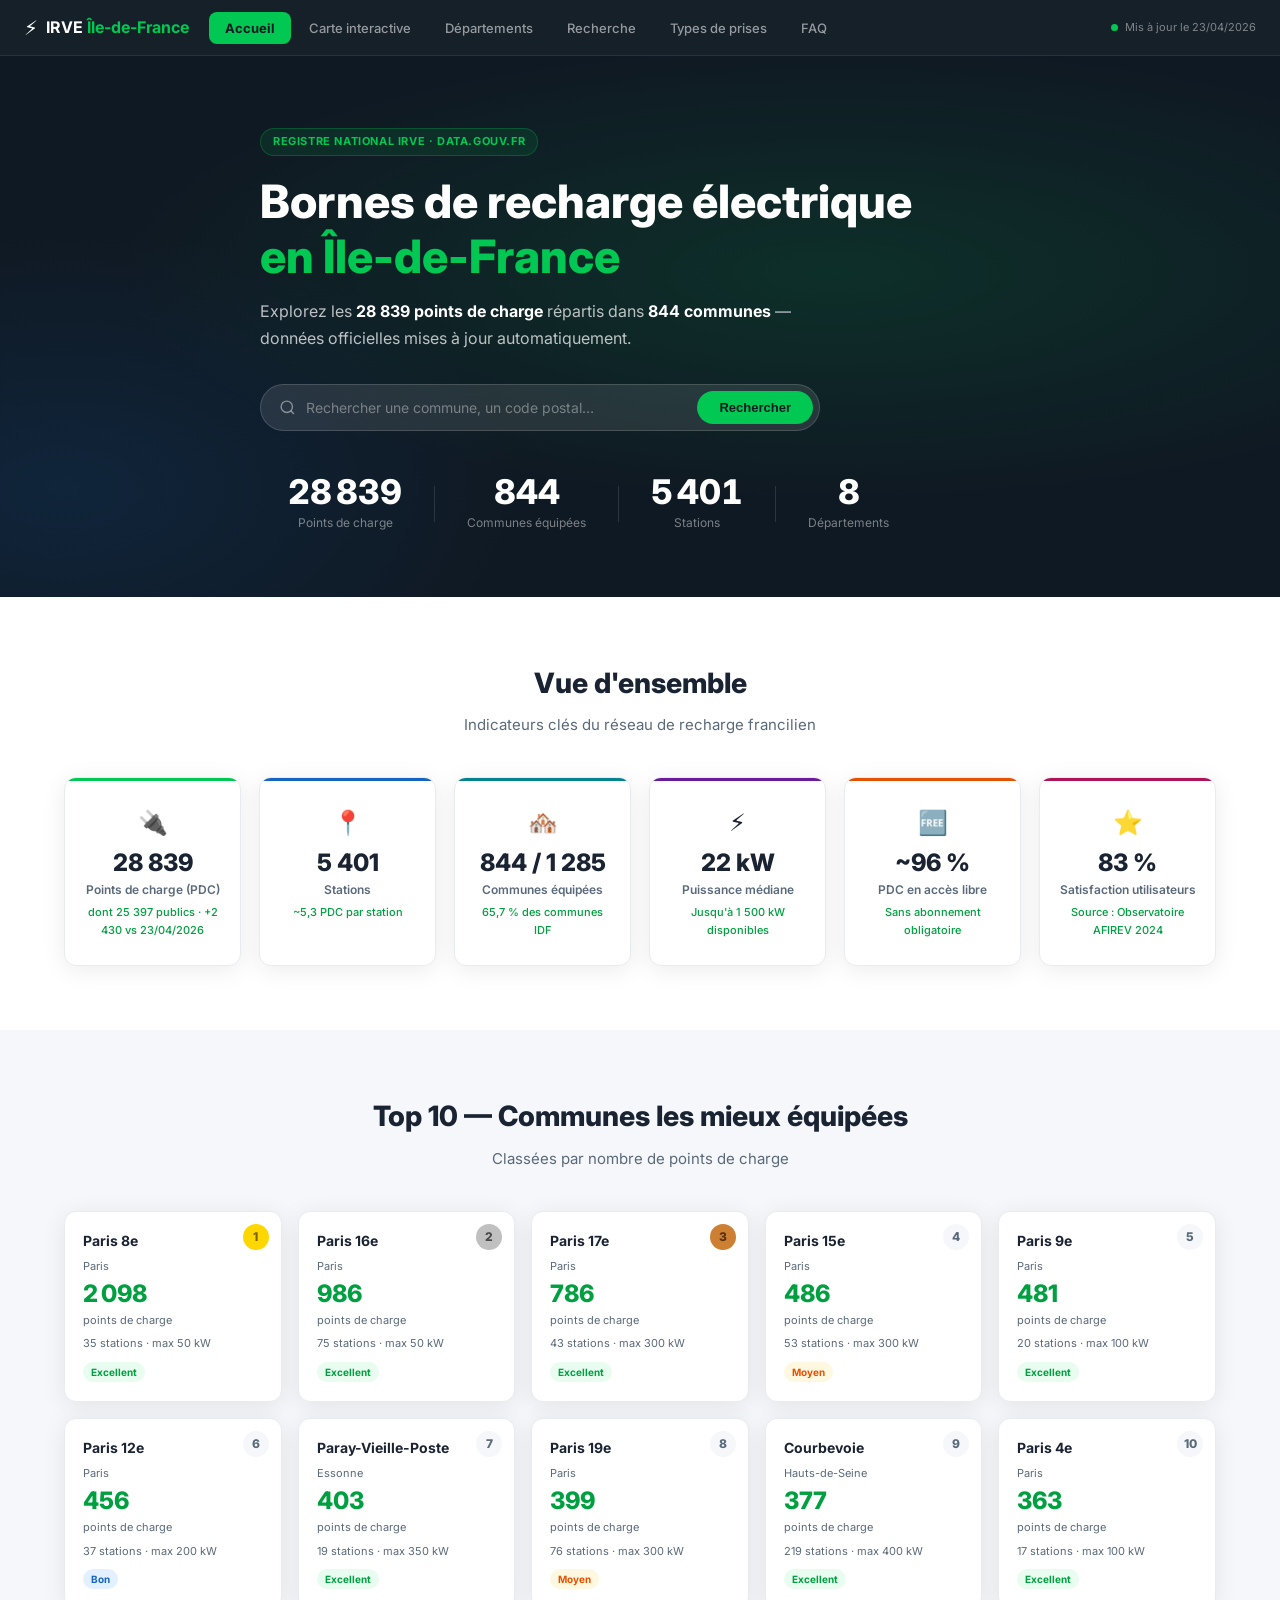
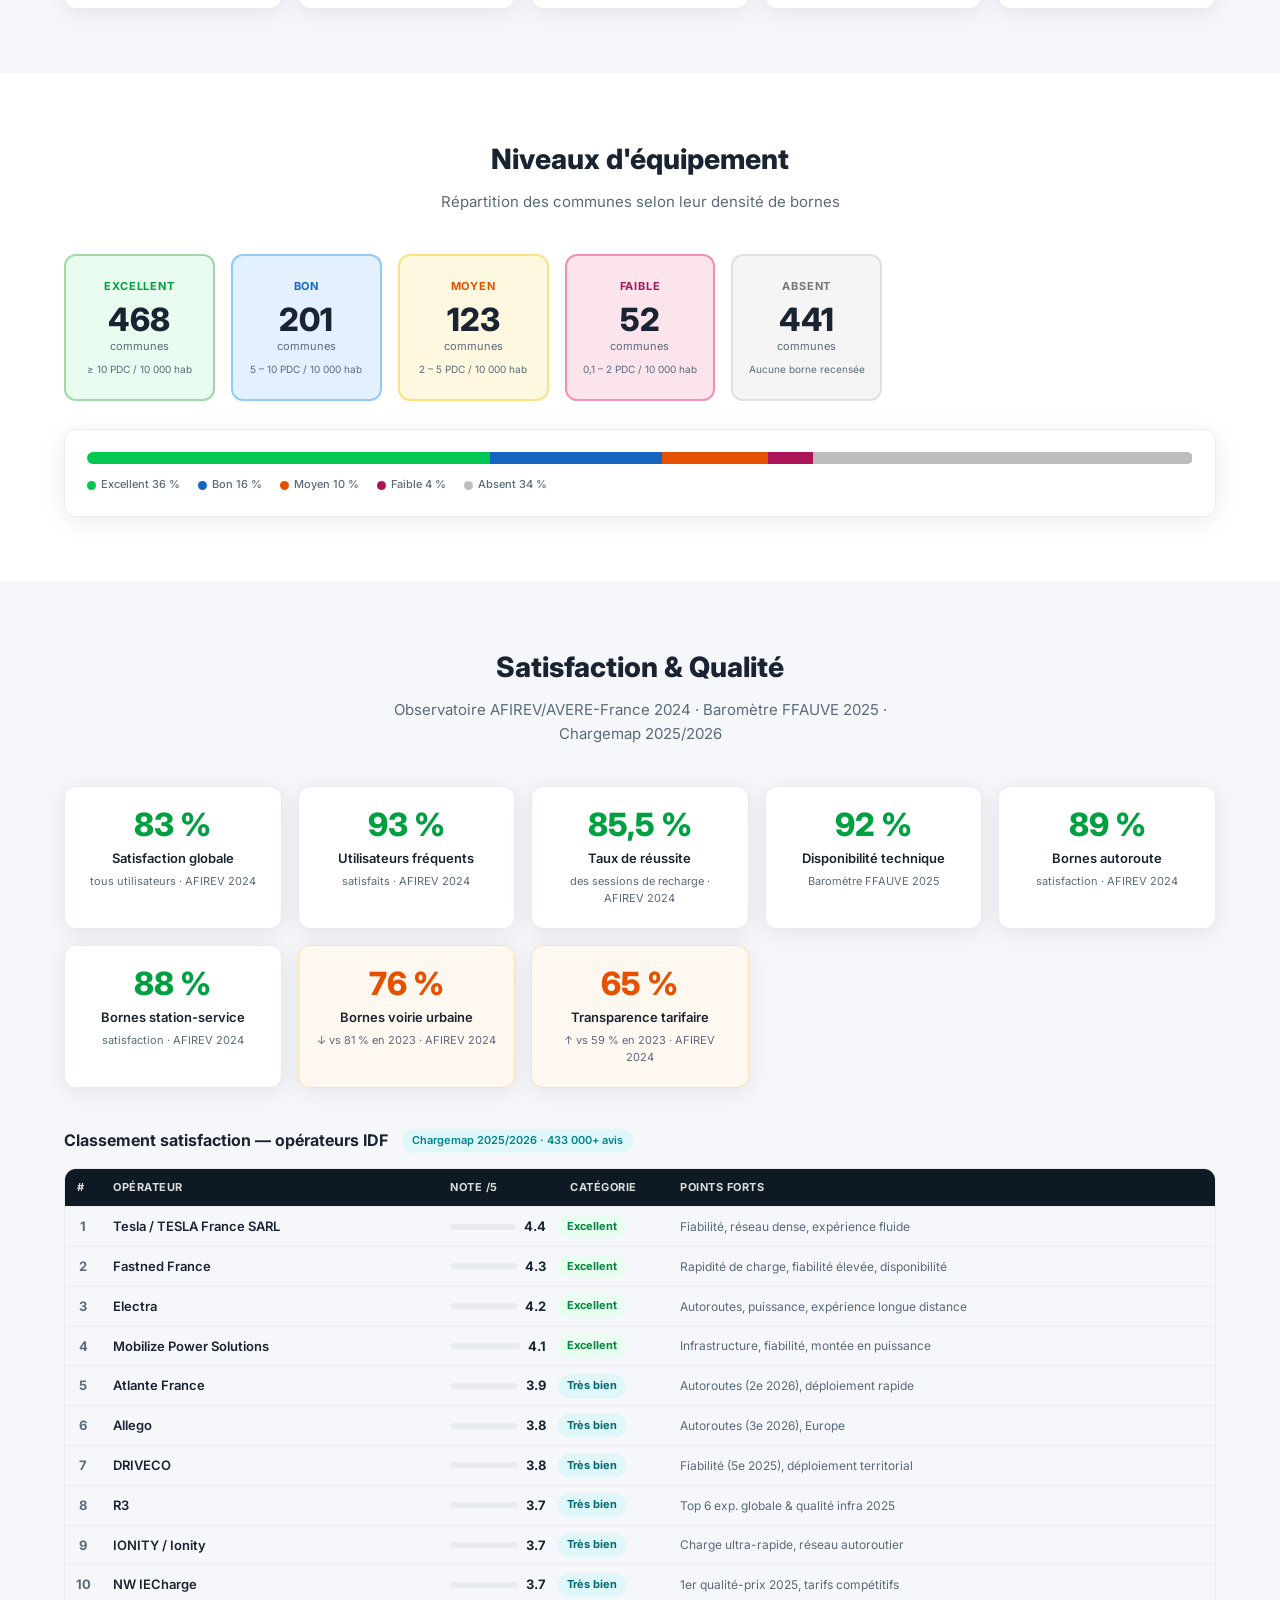
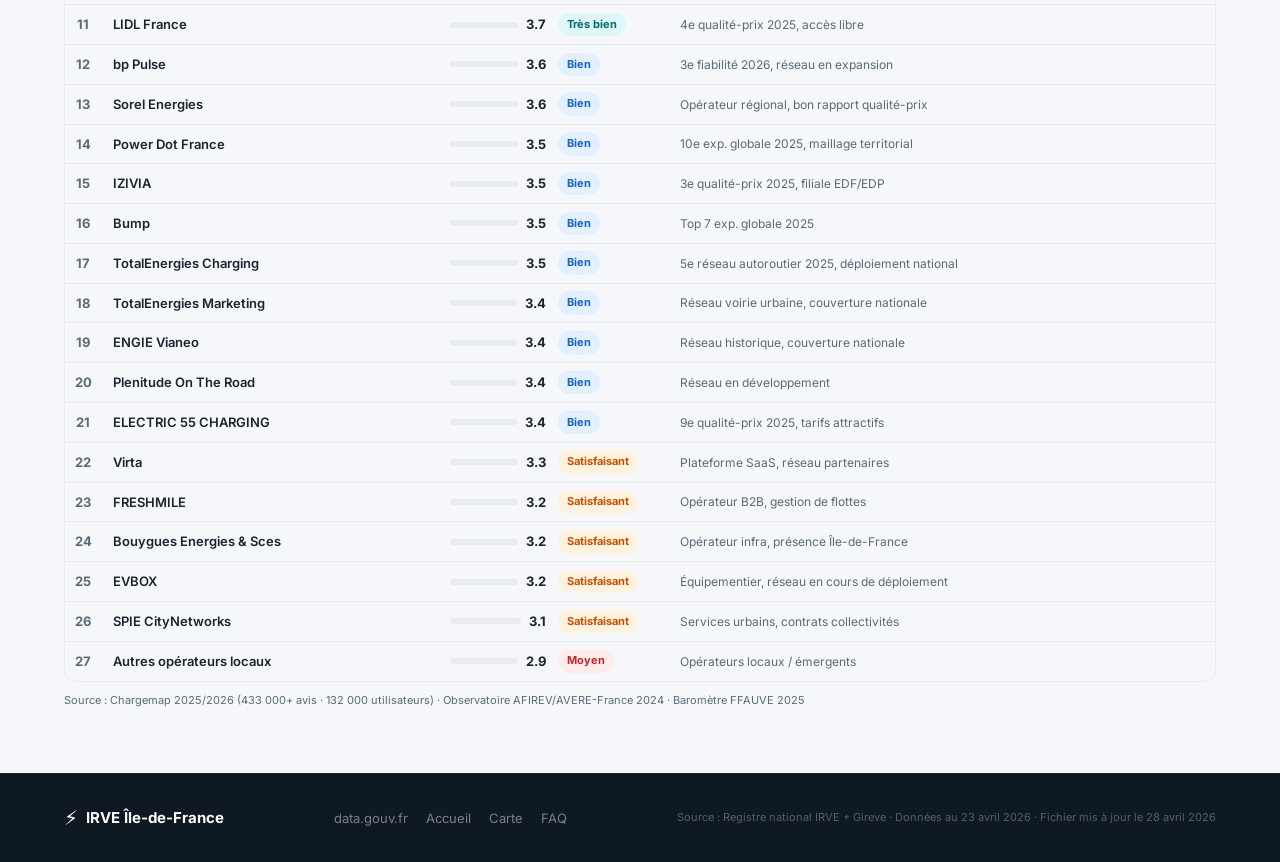
<file: site IRVE/index.html>
<!DOCTYPE html>
<html lang="fr">
<head>
  <meta charset="UTF-8" />
  <meta name="viewport" content="width=device-width, initial-scale=1.0" />
  <title>Bornes de Recharge Électrique — Île-de-France | IRVE IDF</title>
  <meta name="description" content="Explorez les 28 839 points de charge en Île-de-France. Carte interactive, statistiques et recherche par commune." />
  <link rel="stylesheet" href="lib/leaflet.css" />
  <link rel="stylesheet" href="style.css" />
  <link rel="preconnect" href="https://fonts.googleapis.com" />
  <link href="https://fonts.googleapis.com/css2?family=Inter:wght@300;400;500;600;700;800&display=swap" rel="stylesheet" />
</head>
<body>

<!-- ═══════════════ HEADER ═══════════════ -->
<header class="site-header">
  <div class="header-inner">
    <a href="#" class="logo" onclick="showTab('accueil');return false;">
      <span class="logo-icon">⚡</span>
      <span>IRVE <strong>Île-de-France</strong></span>
    </a>
    <nav class="tab-nav">
      <button class="tab-btn active" data-tab="accueil"    onclick="showTab('accueil')">Accueil</button>
      <button class="tab-btn"        data-tab="carte"      onclick="showTab('carte')">Carte interactive</button>
      <button class="tab-btn"        data-tab="departements" onclick="showTab('departements')">Départements</button>
      <button class="tab-btn"        data-tab="recherche"  onclick="showTab('recherche')">Recherche</button>
      <button class="tab-btn"        data-tab="types"      onclick="showTab('types')">Types de prises</button>
      <button class="tab-btn"        data-tab="faq"        onclick="showTab('faq')">FAQ</button>
    </nav>
    <div class="header-badge">
      <span class="badge-dot"></span>Mis à jour le 23/04/2026
    </div>
  </div>
</header>

<!-- ═══════════════ MENU MOBILE ═══════════════ -->
<div class="mobile-tabs">
  <button class="tab-btn active" data-tab="accueil"      onclick="showTab('accueil')">Accueil</button>
  <button class="tab-btn"        data-tab="carte"        onclick="showTab('carte')">Carte</button>
  <button class="tab-btn"        data-tab="departements" onclick="showTab('departements')">Dép.</button>
  <button class="tab-btn"        data-tab="recherche"    onclick="showTab('recherche')">Recherche</button>
  <button class="tab-btn"        data-tab="faq"          onclick="showTab('faq')">FAQ</button>
</div>

<!-- ═══════════════════════════════════════════════════════
     ONGLET 1 — ACCUEIL
     ═══════════════════════════════════════════════════════ -->
<div class="tab-panel active" id="tab-accueil">

  <!-- HERO -->
  <section class="hero">
    <div class="hero-bg"></div>
    <div class="hero-content">
      <div class="hero-label">Registre national IRVE · data.gouv.fr</div>
      <h1>Bornes de recharge électrique<br /><span class="hero-accent">en Île-de-France</span></h1>
      <p class="hero-sub">Explorez les <strong>28 839 points de charge</strong> répartis dans <strong>844 communes</strong> — données officielles mises à jour automatiquement.</p>

      <div class="search-bar-wrap">
        <div class="search-bar">
          <svg class="search-icon" viewBox="0 0 24 24" fill="none" stroke="currentColor" stroke-width="2"><circle cx="11" cy="11" r="8"/><path d="m21 21-4.35-4.35"/></svg>
          <input type="text" id="heroSearch" placeholder="Rechercher une commune, un code postal…" autocomplete="off" />
          <button class="btn-search" onclick="heroSearchGo()">Rechercher</button>
        </div>
        <div class="search-suggestions" id="heroSuggestions"></div>
      </div>

      <div class="hero-stats">
        <div class="hstat"><span class="hstat-num" data-target="28839">0</span><span class="hstat-label">Points de charge</span></div>
        <div class="hstat-sep"></div>
        <div class="hstat"><span class="hstat-num" data-target="844">0</span><span class="hstat-label">Communes équipées</span></div>
        <div class="hstat-sep"></div>
        <div class="hstat"><span class="hstat-num" data-target="5401">0</span><span class="hstat-label">Stations</span></div>
        <div class="hstat-sep"></div>
        <div class="hstat"><span class="hstat-num" data-target="8">0</span><span class="hstat-label">Départements</span></div>
      </div>
    </div>
  </section>

  <!-- KPI CARDS -->
  <section class="section-light">
    <div class="container">
      <div class="section-header"><h2>Vue d'ensemble</h2><p>Indicateurs clés du réseau de recharge francilien</p></div>
      <div class="stat-grid">
        <div class="stat-card stat-green">
          <div class="stat-card-icon">🔌</div>
          <div class="stat-card-val">28 839</div>
          <div class="stat-card-label">Points de charge (PDC)</div>
          <div class="stat-card-sub">dont 25 397 publics · +2 430 vs 23/04/2026</div>
        </div>
        <div class="stat-card stat-blue">
          <div class="stat-card-icon">📍</div>
          <div class="stat-card-val">5 401</div>
          <div class="stat-card-label">Stations</div>
          <div class="stat-card-sub">~5,3 PDC par station</div>
        </div>
        <div class="stat-card stat-teal">
          <div class="stat-card-icon">🏘️</div>
          <div class="stat-card-val">844 / 1 285</div>
          <div class="stat-card-label">Communes équipées</div>
          <div class="stat-card-sub">65,7 % des communes IDF</div>
        </div>
        <div class="stat-card stat-purple">
          <div class="stat-card-icon">⚡</div>
          <div class="stat-card-val">22 kW</div>
          <div class="stat-card-label">Puissance médiane</div>
          <div class="stat-card-sub">Jusqu'à 1 500 kW disponibles</div>
        </div>
        <div class="stat-card stat-orange">
          <div class="stat-card-icon">🆓</div>
          <div class="stat-card-val">~96 %</div>
          <div class="stat-card-label">PDC en accès libre</div>
          <div class="stat-card-sub">Sans abonnement obligatoire</div>
        </div>
        <div class="stat-card stat-pink">
          <div class="stat-card-icon">⭐</div>
          <div class="stat-card-val">83 %</div>
          <div class="stat-card-label">Satisfaction utilisateurs</div>
          <div class="stat-card-sub">Source : Observatoire AFIREV 2024</div>
        </div>
      </div>
    </div>
  </section>

  <!-- TOP 10 -->
  <section class="section-alt">
    <div class="container">
      <div class="section-header"><h2>Top 10 — Communes les mieux équipées</h2><p>Classées par nombre de points de charge</p></div>
      <div class="top-grid" id="topGrid"></div>
    </div>
  </section>

  <!-- NIVEAUX -->
  <section class="section-light">
    <div class="container">
      <div class="section-header"><h2>Niveaux d'équipement</h2><p>Répartition des communes selon leur densité de bornes</p></div>
      <div class="niveau-grid">
        <div class="niveau-card niveau-excellent"><div class="niveau-badge">Excellent</div><div class="niveau-count">468</div><div class="niveau-label">communes</div><div class="niveau-desc">≥ 10 PDC / 10 000 hab</div></div>
        <div class="niveau-card niveau-bon"><div class="niveau-badge">Bon</div><div class="niveau-count">201</div><div class="niveau-label">communes</div><div class="niveau-desc">5 – 10 PDC / 10 000 hab</div></div>
        <div class="niveau-card niveau-moyen"><div class="niveau-badge">Moyen</div><div class="niveau-count">123</div><div class="niveau-label">communes</div><div class="niveau-desc">2 – 5 PDC / 10 000 hab</div></div>
        <div class="niveau-card niveau-faible"><div class="niveau-badge">Faible</div><div class="niveau-count">52</div><div class="niveau-label">communes</div><div class="niveau-desc">0,1 – 2 PDC / 10 000 hab</div></div>
        <div class="niveau-card niveau-absent"><div class="niveau-badge">Absent</div><div class="niveau-count">441</div><div class="niveau-label">communes</div><div class="niveau-desc">Aucune borne recensée</div></div>
      </div>
      <div class="niveau-bar-wrap">
        <div class="niveau-bar">
          <div class="nb-seg nb-excellent" style="width:36.4%" title="Excellent : 468 communes"></div>
          <div class="nb-seg nb-bon"       style="width:15.6%" title="Bon : 201 communes"></div>
          <div class="nb-seg nb-moyen"     style="width:9.6%"  title="Moyen : 123 communes"></div>
          <div class="nb-seg nb-faible"    style="width:4.0%"  title="Faible : 52 communes"></div>
          <div class="nb-seg nb-absent"    style="width:34.3%" title="Absent : 441 communes"></div>
        </div>
        <div class="niveau-bar-legend">
          <span><i class="dot dot-excellent"></i>Excellent 36 %</span>
          <span><i class="dot dot-bon"></i>Bon 16 %</span>
          <span><i class="dot dot-moyen"></i>Moyen 10 %</span>
          <span><i class="dot dot-faible"></i>Faible 4 %</span>
          <span><i class="dot dot-absent"></i>Absent 34 %</span>
        </div>
      </div>
    </div>
  </section>

  <!-- SATISFACTION & QUALITÉ -->
  <section class="section-alt">
    <div class="container">
      <div class="section-header"><h2>Satisfaction &amp; Qualité</h2><p>Observatoire AFIREV/AVERE-France 2024 · Baromètre FFAUVE 2025 · Chargemap 2025/2026</p></div>
      <div class="afirev-grid">
          <div class="afirev-kpi"><div class="afirev-val">83 %</div><div class="afirev-label">Satisfaction globale</div><div class="afirev-src">tous utilisateurs · AFIREV 2024</div></div>
          <div class="afirev-kpi"><div class="afirev-val">93 %</div><div class="afirev-label">Utilisateurs fréquents</div><div class="afirev-src">satisfaits · AFIREV 2024</div></div>
          <div class="afirev-kpi"><div class="afirev-val">85,5 %</div><div class="afirev-label">Taux de réussite</div><div class="afirev-src">des sessions de recharge · AFIREV 2024</div></div>
          <div class="afirev-kpi"><div class="afirev-val">92 %</div><div class="afirev-label">Disponibilité technique</div><div class="afirev-src">Baromètre FFAUVE 2025</div></div>
          <div class="afirev-kpi"><div class="afirev-val">89 %</div><div class="afirev-label">Bornes autoroute</div><div class="afirev-src">satisfaction · AFIREV 2024</div></div>
          <div class="afirev-kpi"><div class="afirev-val">88 %</div><div class="afirev-label">Bornes station-service</div><div class="afirev-src">satisfaction · AFIREV 2024</div></div>
          <div class="afirev-kpi afirev-warn"><div class="afirev-val">76 %</div><div class="afirev-label">Bornes voirie urbaine</div><div class="afirev-src">&#8595; vs 81 % en 2023 · AFIREV 2024</div></div>
          <div class="afirev-kpi afirev-warn"><div class="afirev-val">65 %</div><div class="afirev-label">Transparence tarifaire</div><div class="afirev-src">&#8593; vs 59 % en 2023 · AFIREV 2024</div></div>
      </div>
      <div class="op-rank-header">
        <h3>Classement satisfaction — opérateurs IDF</h3>
        <span class="op-rank-badge">Chargemap 2025/2026 · 433 000+ avis</span>
      </div>
      <div class="op-table-wrap">
        <table class="op-table">
          <thead><tr><th class="op-th-rank">#</th><th>Opérateur</th><th class="op-th-note">Note /5</th><th class="op-th-cat">Catégorie</th><th class="op-th-pts">Points forts</th></tr></thead>
          <tbody>
          <tr><td class="op-rank">1</td><td class="op-nom">Tesla / TESLA France SARL</td><td class="op-note"><span class="op-bar-wrap"><span class="op-bar" style="width:88%"></span></span><strong>4.4</strong></td><td><span class="op-cat cat-excellent">Excellent</span></td><td class="op-pts">Fiabilité, réseau dense, expérience fluide</td></tr>
          <tr><td class="op-rank">2</td><td class="op-nom">Fastned France</td><td class="op-note"><span class="op-bar-wrap"><span class="op-bar" style="width:86%"></span></span><strong>4.3</strong></td><td><span class="op-cat cat-excellent">Excellent</span></td><td class="op-pts">Rapidité de charge, fiabilité élevée, disponibilité</td></tr>
          <tr><td class="op-rank">3</td><td class="op-nom">Electra</td><td class="op-note"><span class="op-bar-wrap"><span class="op-bar" style="width:84%"></span></span><strong>4.2</strong></td><td><span class="op-cat cat-excellent">Excellent</span></td><td class="op-pts">Autoroutes, puissance, expérience longue distance</td></tr>
          <tr><td class="op-rank">4</td><td class="op-nom">Mobilize Power Solutions</td><td class="op-note"><span class="op-bar-wrap"><span class="op-bar" style="width:82%"></span></span><strong>4.1</strong></td><td><span class="op-cat cat-excellent">Excellent</span></td><td class="op-pts">Infrastructure, fiabilité, montée en puissance</td></tr>
          <tr><td class="op-rank">5</td><td class="op-nom">Atlante France</td><td class="op-note"><span class="op-bar-wrap"><span class="op-bar" style="width:78%"></span></span><strong>3.9</strong></td><td><span class="op-cat cat-tresbien">Très bien</span></td><td class="op-pts">Autoroutes (2e 2026), déploiement rapide</td></tr>
          <tr><td class="op-rank">6</td><td class="op-nom">Allego</td><td class="op-note"><span class="op-bar-wrap"><span class="op-bar" style="width:76%"></span></span><strong>3.8</strong></td><td><span class="op-cat cat-tresbien">Très bien</span></td><td class="op-pts">Autoroutes (3e 2026), Europe</td></tr>
          <tr><td class="op-rank">7</td><td class="op-nom">DRIVECO</td><td class="op-note"><span class="op-bar-wrap"><span class="op-bar" style="width:76%"></span></span><strong>3.8</strong></td><td><span class="op-cat cat-tresbien">Très bien</span></td><td class="op-pts">Fiabilité (5e 2025), déploiement territorial</td></tr>
          <tr><td class="op-rank">8</td><td class="op-nom">R3</td><td class="op-note"><span class="op-bar-wrap"><span class="op-bar" style="width:74%"></span></span><strong>3.7</strong></td><td><span class="op-cat cat-tresbien">Très bien</span></td><td class="op-pts">Top 6 exp. globale &amp; qualité infra 2025</td></tr>
          <tr><td class="op-rank">9</td><td class="op-nom">IONITY / Ionity</td><td class="op-note"><span class="op-bar-wrap"><span class="op-bar" style="width:74%"></span></span><strong>3.7</strong></td><td><span class="op-cat cat-tresbien">Très bien</span></td><td class="op-pts">Charge ultra-rapide, réseau autoroutier</td></tr>
          <tr><td class="op-rank">10</td><td class="op-nom">NW IECharge</td><td class="op-note"><span class="op-bar-wrap"><span class="op-bar" style="width:74%"></span></span><strong>3.7</strong></td><td><span class="op-cat cat-tresbien">Très bien</span></td><td class="op-pts">1er qualité-prix 2025, tarifs compétitifs</td></tr>
          <tr><td class="op-rank">11</td><td class="op-nom">LIDL France</td><td class="op-note"><span class="op-bar-wrap"><span class="op-bar" style="width:74%"></span></span><strong>3.7</strong></td><td><span class="op-cat cat-tresbien">Très bien</span></td><td class="op-pts">4e qualité-prix 2025, accès libre</td></tr>
          <tr><td class="op-rank">12</td><td class="op-nom">bp Pulse</td><td class="op-note"><span class="op-bar-wrap"><span class="op-bar" style="width:72%"></span></span><strong>3.6</strong></td><td><span class="op-cat cat-bien">Bien</span></td><td class="op-pts">3e fiabilité 2026, réseau en expansion</td></tr>
          <tr><td class="op-rank">13</td><td class="op-nom">Sorel Energies</td><td class="op-note"><span class="op-bar-wrap"><span class="op-bar" style="width:72%"></span></span><strong>3.6</strong></td><td><span class="op-cat cat-bien">Bien</span></td><td class="op-pts">Opérateur régional, bon rapport qualité-prix</td></tr>
          <tr><td class="op-rank">14</td><td class="op-nom">Power Dot France</td><td class="op-note"><span class="op-bar-wrap"><span class="op-bar" style="width:70%"></span></span><strong>3.5</strong></td><td><span class="op-cat cat-bien">Bien</span></td><td class="op-pts">10e exp. globale 2025, maillage territorial</td></tr>
          <tr><td class="op-rank">15</td><td class="op-nom">IZIVIA</td><td class="op-note"><span class="op-bar-wrap"><span class="op-bar" style="width:70%"></span></span><strong>3.5</strong></td><td><span class="op-cat cat-bien">Bien</span></td><td class="op-pts">3e qualité-prix 2025, filiale EDF/EDP</td></tr>
          <tr><td class="op-rank">16</td><td class="op-nom">Bump</td><td class="op-note"><span class="op-bar-wrap"><span class="op-bar" style="width:70%"></span></span><strong>3.5</strong></td><td><span class="op-cat cat-bien">Bien</span></td><td class="op-pts">Top 7 exp. globale 2025</td></tr>
          <tr><td class="op-rank">17</td><td class="op-nom">TotalEnergies Charging</td><td class="op-note"><span class="op-bar-wrap"><span class="op-bar" style="width:70%"></span></span><strong>3.5</strong></td><td><span class="op-cat cat-bien">Bien</span></td><td class="op-pts">5e réseau autoroutier 2025, déploiement national</td></tr>
          <tr><td class="op-rank">18</td><td class="op-nom">TotalEnergies Marketing</td><td class="op-note"><span class="op-bar-wrap"><span class="op-bar" style="width:68%"></span></span><strong>3.4</strong></td><td><span class="op-cat cat-bien">Bien</span></td><td class="op-pts">Réseau voirie urbaine, couverture nationale</td></tr>
          <tr><td class="op-rank">19</td><td class="op-nom">ENGIE Vianeo</td><td class="op-note"><span class="op-bar-wrap"><span class="op-bar" style="width:68%"></span></span><strong>3.4</strong></td><td><span class="op-cat cat-bien">Bien</span></td><td class="op-pts">Réseau historique, couverture nationale</td></tr>
          <tr><td class="op-rank">20</td><td class="op-nom">Plenitude On The Road</td><td class="op-note"><span class="op-bar-wrap"><span class="op-bar" style="width:68%"></span></span><strong>3.4</strong></td><td><span class="op-cat cat-bien">Bien</span></td><td class="op-pts">Réseau en développement</td></tr>
          <tr><td class="op-rank">21</td><td class="op-nom">ELECTRIC 55 CHARGING</td><td class="op-note"><span class="op-bar-wrap"><span class="op-bar" style="width:68%"></span></span><strong>3.4</strong></td><td><span class="op-cat cat-bien">Bien</span></td><td class="op-pts">9e qualité-prix 2025, tarifs attractifs</td></tr>
          <tr><td class="op-rank">22</td><td class="op-nom">Virta</td><td class="op-note"><span class="op-bar-wrap"><span class="op-bar" style="width:66%"></span></span><strong>3.3</strong></td><td><span class="op-cat cat-satisf">Satisfaisant</span></td><td class="op-pts">Plateforme SaaS, réseau partenaires</td></tr>
          <tr><td class="op-rank">23</td><td class="op-nom">FRESHMILE</td><td class="op-note"><span class="op-bar-wrap"><span class="op-bar" style="width:64%"></span></span><strong>3.2</strong></td><td><span class="op-cat cat-satisf">Satisfaisant</span></td><td class="op-pts">Opérateur B2B, gestion de flottes</td></tr>
          <tr><td class="op-rank">24</td><td class="op-nom">Bouygues Energies &amp; Sces</td><td class="op-note"><span class="op-bar-wrap"><span class="op-bar" style="width:64%"></span></span><strong>3.2</strong></td><td><span class="op-cat cat-satisf">Satisfaisant</span></td><td class="op-pts">Opérateur infra, présence Île-de-France</td></tr>
          <tr><td class="op-rank">25</td><td class="op-nom">EVBOX</td><td class="op-note"><span class="op-bar-wrap"><span class="op-bar" style="width:64%"></span></span><strong>3.2</strong></td><td><span class="op-cat cat-satisf">Satisfaisant</span></td><td class="op-pts">Équipementier, réseau en cours de déploiement</td></tr>
          <tr><td class="op-rank">26</td><td class="op-nom">SPIE CityNetworks</td><td class="op-note"><span class="op-bar-wrap"><span class="op-bar" style="width:62%"></span></span><strong>3.1</strong></td><td><span class="op-cat cat-satisf">Satisfaisant</span></td><td class="op-pts">Services urbains, contrats collectivités</td></tr>
          <tr><td class="op-rank">27</td><td class="op-nom">Autres opérateurs locaux</td><td class="op-note"><span class="op-bar-wrap"><span class="op-bar" style="width:58%"></span></span><strong>2.9</strong></td><td><span class="op-cat cat-moyen">Moyen</span></td><td class="op-pts">Opérateurs locaux / émergents</td></tr>
          </tbody>
        </table>
      </div>
      <p class="op-source">Source : Chargemap 2025/2026 (433 000+ avis · 132 000 utilisateurs) · Observatoire AFIREV/AVERE-France 2024 · Baromètre FFAUVE 2025</p>
    </div>
  </section>
</div>

<!-- ═══════════════════════════════════════════════════════
     ONGLET 2 — CARTE INTERACTIVE
     ═══════════════════════════════════════════════════════ -->
<div class="tab-panel" id="tab-carte">

  <!-- Barre de contrôles -->
  <div class="map-toolbar">
    <div class="map-ctrl-group">
      <span class="map-ctrl-label">Affichage</span>
      <div class="map-toggle-group">
        <button class="map-toggle active" id="mapToggleAll"  onclick="setMapMode('all')">Toutes</button>
        <button class="map-toggle"        id="mapToggleIrve" onclick="setMapMode('irve')">Équipées</button>
        <button class="map-toggle"        id="mapToggleSans" onclick="setMapMode('sans')">Sans borne</button>
      </div>
    </div>
    <div class="map-ctrl-group">
      <span class="map-ctrl-label">Couleur</span>
      <select class="map-select-sm" id="mapColorBy" onchange="updateMapColors()">
        <option value="niveau">Niveau équip.</option>
        <option value="dept">Département</option>
        <option value="pdc">Nb PDC</option>
        <option value="densite">Densité pop.</option>
        <option value="revenu">Revenu médian</option>
      </select>
    </div>
    <div class="map-ctrl-group">
      <span class="map-ctrl-label">Limites</span>
      <div class="map-toggle-group">
        <button class="map-toggle active" id="mapToggleDept"    onclick="toggleBorder('dept')">Dép.</button>
        <button class="map-toggle"        id="mapToggleCommune" onclick="toggleBorder('commune')">Communes</button>
      </div>
    </div>
    <div class="map-ctrl-group">
      <span class="map-ctrl-label">Département</span>
      <select class="map-select-sm" id="mapFilterDept" onchange="filterMap()">
        <option value="">Tous</option>
        <option value="75">Paris (75)</option>
        <option value="77">Seine-et-Marne (77)</option>
        <option value="78">Yvelines (78)</option>
        <option value="91">Essonne (91)</option>
        <option value="92">Hauts-de-Seine (92)</option>
        <option value="93">Seine-Saint-Denis (93)</option>
        <option value="94">Val-de-Marne (94)</option>
        <option value="95">Val-d'Oise (95)</option>
      </select>
    </div>
    <div class="map-ctrl-group map-ctrl-search">
      <span class="map-ctrl-label">Commune</span>
      <input type="text" class="map-input-sm" id="mapSearch" placeholder="Nom ou CP…" oninput="filterMapSearch()" />
    </div>
    <div class="map-stat-inline">
      <span id="mapStatCount">—</span> communes &nbsp;|&nbsp;
      <span id="mapStatPDC">—</span> PDC
    </div>
  </div>

  <!-- Carte -->
  <div id="mainMap"></div>

  <!-- Légende flottante -->
  <div class="map-legend-float" id="mapLegend"></div>

</div>

<!-- ═══════════════════════════════════════════════════════
     ONGLET 3 — DÉPARTEMENTS
     ═══════════════════════════════════════════════════════ -->
<div class="tab-panel" id="tab-departements">
  <div class="container" style="padding-top:48px;padding-bottom:48px;">
    <div class="section-header"><h2>Répartition par département</h2><p>Cliquez sur un département pour filtrer la recherche</p></div>
    <div class="dept-grid" id="deptGrid"></div>
  </div>
</div>

<!-- ═══════════════════════════════════════════════════════
     ONGLET 4 — RECHERCHE
     ═══════════════════════════════════════════════════════ -->
<div class="tab-panel" id="tab-recherche">
  <div class="container" style="padding-top:48px;padding-bottom:48px;">
    <div class="section-header"><h2>Recherche par commune</h2><p>Filtrez les 1 285 communes d'Île-de-France</p></div>

    <div class="filter-bar">
      <div class="filter-group">
        <label>Département</label>
        <select id="filterDept" onchange="applyFilters()">
          <option value="">Tous</option>
          <option value="75">Paris (75)</option>
          <option value="77">Seine-et-Marne (77)</option>
          <option value="78">Yvelines (78)</option>
          <option value="91">Essonne (91)</option>
          <option value="92">Hauts-de-Seine (92)</option>
          <option value="93">Seine-Saint-Denis (93)</option>
          <option value="94">Val-de-Marne (94)</option>
          <option value="95">Val-d'Oise (95)</option>
        </select>
      </div>
      <div class="filter-group">
        <label>Niveau équipement</label>
        <select id="filterNiveau" onchange="applyFilters()">
          <option value="">Tous</option>
          <option value="Excellent">Excellent</option>
          <option value="Bon">Bon</option>
          <option value="Moyen">Moyen</option>
          <option value="Faible">Faible</option>
          <option value="Absent">Absent</option>
        </select>
      </div>
      <div class="filter-group">
        <label>Classe commune</label>
        <select id="filterClasse" onchange="applyFilters()">
          <option value="">Toutes</option>
          <option value="Urbaine dense">Urbaine dense</option>
          <option value="Urbaine">Urbaine</option>
          <option value="Periurbaine">Périurbaine</option>
          <option value="Rurale">Rurale</option>
        </select>
      </div>
      <div class="filter-group filter-search">
        <label>Commune ou code postal</label>
        <input type="text" id="filterText" placeholder="Ex : Versailles, 78000…" oninput="debouncedFilter()" />
      </div>
      <button class="btn-reset" onclick="resetFilters()">✕ Réinitialiser</button>
    </div>

    <div class="table-meta" id="tableMeta">Chargement…</div>
    <div class="table-wrap">
      <table class="commune-table" id="communeTable">
        <thead>
          <tr>
            <th onclick="sortTable('commune')">Commune <span class="sort-arrow" id="sort-commune"></span></th>
            <th onclick="sortTable('dept')">Dép. <span class="sort-arrow" id="sort-dept"></span></th>
            <th onclick="sortTable('pdc')">PDC <span class="sort-arrow" id="sort-pdc">↓</span></th>
            <th onclick="sortTable('stations')">Stations <span class="sort-arrow" id="sort-stations"></span></th>
            <th onclick="sortTable('puiss_max')">Puiss. max <span class="sort-arrow" id="sort-puiss_max"></span></th>
            <th onclick="sortTable('pct_libre')">Accès libre <span class="sort-arrow" id="sort-pct_libre"></span></th>
            <th onclick="sortTable('pdc_10k')">PDC/10k hab <span class="sort-arrow" id="sort-pdc_10k"></span></th>
            <th>Niveau</th>
          </tr>
        </thead>
        <tbody id="communeTableBody"></tbody>
      </table>
    </div>
    <div class="pagination" id="pagination"></div>
    <div id="ficheZone" class="fiche-zone" style="display:none"></div>
  </div>
</div>

<!-- ═══════════════════════════════════════════════════════
     ONGLET 5 — TYPES DE PRISES
     ═══════════════════════════════════════════════════════ -->
<div class="tab-panel" id="tab-types">
  <div class="container" style="padding-top:48px;padding-bottom:48px;">
    <div class="section-header"><h2>Types de connecteurs</h2><p>Compatibilité avec les principaux standards de recharge</p></div>
    <div class="connectors-grid">
      <div class="connector-card">
        <div class="connector-icon conn-t2">T2</div>
        <div class="connector-name">Type 2 (Mennekes)</div>
        <div class="connector-count" id="cnt-t2">—</div>
        <div class="connector-desc">Standard européen AC. Compatible avec la quasi-totalité des VE du marché.</div>
        <div class="connector-power">Jusqu'à 22 kW AC</div>
      </div>
      <div class="connector-card">
        <div class="connector-icon conn-ccs">CCS</div>
        <div class="connector-name">CCS Combo 2</div>
        <div class="connector-count" id="cnt-ccs">—</div>
        <div class="connector-desc">Recharge rapide DC. Standard dominant pour les voitures européennes et américaines.</div>
        <div class="connector-power">Jusqu'à 1 500 kW DC</div>
      </div>
      <div class="connector-card">
        <div class="connector-icon conn-chad">CHD</div>
        <div class="connector-name">CHAdeMO</div>
        <div class="connector-count" id="cnt-chad">—</div>
        <div class="connector-desc">Recharge rapide DC. Standard japonais pour Nissan, Mitsubishi.</div>
        <div class="connector-power">Jusqu'à 100 kW DC</div>
      </div>
      <div class="connector-card">
        <div class="connector-icon conn-ef">EF</div>
        <div class="connector-name">Prise EF (domestique)</div>
        <div class="connector-count" id="cnt-ef">—</div>
        <div class="connector-desc">Prise standard française (Mode 2). Recharge lente, usage d'appoint.</div>
        <div class="connector-power">Jusqu'à 3,7 kW AC</div>
      </div>
    </div>
    <div class="power-table-wrap">
      <h3>Tableau des puissances de recharge</h3>
      <table class="power-table">
        <thead><tr><th>Type de borne</th><th>Puissance</th><th>Temps recharge 50 kWh</th><th>Usage typique</th></tr></thead>
        <tbody>
          <tr><td>Prise EF (Mode 2)</td><td>2,3 – 3,7 kW</td><td>13 – 22 h</td><td>Domicile, dépannage</td></tr>
          <tr><td>Borne AC (Type 2)</td><td>7 – 22 kW</td><td>2 – 7 h</td><td>Domicile, parking, travail</td></tr>
          <tr><td>Borne rapide DC</td><td>50 – 150 kW</td><td>20 – 60 min</td><td>Autoroute, centre commercial</td></tr>
          <tr><td>Borne ultra-rapide DC</td><td>150 – 1 500 kW</td><td>3 – 20 min</td><td>Corridor autoroutier</td></tr>
        </tbody>
      </table>
    </div>
  </div>
</div>

<!-- ═══════════════════════════════════════════════════════
     ONGLET 6 — FAQ
     ═══════════════════════════════════════════════════════ -->
<div class="tab-panel" id="tab-faq">
  <div class="container" style="padding-top:48px;padding-bottom:48px;">
    <div class="section-header"><h2>Questions fréquentes</h2><p>Tout ce que vous devez savoir sur la recharge électrique en IDF</p></div>
    <div class="faq-list">

      <div class="faq-item">
        <button class="faq-q" onclick="toggleFaq(this)">Combien y a-t-il de bornes de recharge en Île-de-France ?<span class="faq-arrow">▾</span></button>
        <div class="faq-a">Au 23 avril 2026, l'Île-de-France compte <strong>28 839 points de charge (PDC)</strong> toutes sources confondues, dont <strong>25 397 PDC publics</strong>, répartis dans <strong>5 401 stations</strong> sur <strong>844 communes</strong>. +2 430 PDC supplémentaires intègrent désormais les PDC réservés (+1 045) et le réseau Gireve (+2 397).</div>
      </div>
      <div class="faq-item">
        <button class="faq-q" onclick="toggleFaq(this)">Quels types de connecteurs sont disponibles ?<span class="faq-arrow">▾</span></button>
        <div class="faq-a">Quatre types : <strong>Type 2 (Mennekes)</strong> pour la recharge AC (standard européen), <strong>CCS Combo 2</strong> pour la recharge rapide DC, <strong>CHAdeMO</strong> pour certains véhicules japonais, et la <strong>prise EF</strong> (prise domestique, recharge lente).</div>
      </div>
      <div class="faq-item">
        <button class="faq-q" onclick="toggleFaq(this)">Les bornes sont-elles accessibles librement ?<span class="faq-arrow">▾</span></button>
        <div class="faq-a">Environ <strong>96 % des PDC franciliens sont en accès libre</strong>, sans abonnement obligatoire. La plupart acceptent un paiement par carte bancaire ou via application mobile.</div>
      </div>
      <div class="faq-item">
        <button class="faq-q" onclick="toggleFaq(this)">Quelle est la puissance disponible ?<span class="faq-arrow">▾</span></button>
        <div class="faq-a">La puissance médiane est de <strong>22 kW</strong> (recharge AC standard). Les bornes ultra-rapides DC peuvent atteindre <strong>1 500 kW</strong> (Tigery, Essonne). Moins de 10 % des PDC dépassent 50 kW.</div>
      </div>
      <div class="faq-item">
        <button class="faq-q" onclick="toggleFaq(this)">Quels sont les principaux opérateurs ?<span class="faq-arrow">▾</span></button>
        <div class="faq-a"><strong>TotalEnergies Charging Services</strong>, <strong>Bouygues Energies &amp; Services</strong>, <strong>IZIVIA</strong>, <strong>Electra</strong>, <strong>Bump</strong> et <strong>SPIE CityNetworks</strong> sont les principaux opérateurs en IDF.</div>
      </div>
      <div class="faq-item">
        <button class="faq-q" onclick="toggleFaq(this)">D'où proviennent ces données ?<span class="faq-arrow">▾</span></button>
        <div class="faq-a">Ces données sont issues du <strong>Registre national IRVE</strong>, publié en open data sur <a href="https://www.data.gouv.fr" target="_blank" rel="noopener">data.gouv.fr</a>. Elles sont enrichies par des données socio-démographiques INSEE. Mise à jour automatique chaque lundi matin.</div>
      </div>
      <div class="faq-item">
        <button class="faq-q" onclick="toggleFaq(this)">Comment est calculé le niveau d'équipement ?<span class="faq-arrow">▾</span></button>
        <div class="faq-a"><strong>Excellent</strong> ≥ 10 PDC/10k hab · <strong>Bon</strong> : 5–10 · <strong>Moyen</strong> : 2–5 · <strong>Faible</strong> : 0,1–2 · <strong>Absent</strong> : aucune borne.</div>
      </div>
      <div class="faq-item">
        <button class="faq-q" onclick="toggleFaq(this)">Pourquoi certaines communes n'ont-elles aucune borne ?<span class="faq-arrow">▾</span></button>
        <div class="faq-a"><strong>441 communes</strong> (34 %) n'ont aucun PDC recensé — principalement des communes rurales de Seine-et-Marne. Leur équipement dépend des politiques locales et des projets France 2030.</div>
      </div>
    </div>
  </div>
</div>

<!-- ═══════════════ FOOTER ═══════════════ -->
<footer class="site-footer">
  <div class="container footer-inner">
    <div class="footer-brand"><span class="logo-icon">⚡</span> IRVE Île-de-France</div>
    <div class="footer-links">
      <a href="https://www.data.gouv.fr" target="_blank" rel="noopener">data.gouv.fr</a>
      <a href="#" onclick="showTab('accueil');return false;">Accueil</a>
      <a href="#" onclick="showTab('carte');return false;">Carte</a>
      <a href="#" onclick="showTab('faq');return false;">FAQ</a>
    </div>
    <div class="footer-note">Source : Registre national IRVE + Gireve · Données au 23 avril 2026 · Fichier mis à jour le 28 avril 2026</div>
  </div>
</footer>

<script src="lib/leaflet.js"></script>
<script src="lib/depts_idf.js"></script>
<script src="lib/communes_idf.js"></script>
<script src="lib/pdc_detail.js"></script>
<script src="data_embed.js"></script>
<script src="app.js"></script>
</body>
</html>
</file>
<file: site IRVE/lib/leaflet.css>
/* required styles */

.leaflet-pane,
.leaflet-tile,
.leaflet-marker-icon,
.leaflet-marker-shadow,
.leaflet-tile-container,
.leaflet-pane > svg,
.leaflet-pane > canvas,
.leaflet-zoom-box,
.leaflet-image-layer,
.leaflet-layer {
	position: absolute;
	left: 0;
	top: 0;
	}
.leaflet-container {
	overflow: hidden;
	}
.leaflet-tile,
.leaflet-marker-icon,
.leaflet-marker-shadow {
	-webkit-user-select: none;
	   -moz-user-select: none;
	        user-select: none;
	  -webkit-user-drag: none;
	}
/* Prevents IE11 from highlighting tiles in blue */
.leaflet-tile::selection {
	background: transparent;
}
/* Safari renders non-retina tile on retina better with this, but Chrome is worse */
.leaflet-safari .leaflet-tile {
	image-rendering: -webkit-optimize-contrast;
	}
/* hack that prevents hw layers "stretching" when loading new tiles */
.leaflet-safari .leaflet-tile-container {
	width: 1600px;
	height: 1600px;
	-webkit-transform-origin: 0 0;
	}
.leaflet-marker-icon,
.leaflet-marker-shadow {
	display: block;
	}
/* .leaflet-container svg: reset svg max-width decleration shipped in Joomla! (joomla.org) 3.x */
/* .leaflet-container img: map is broken in FF if you have max-width: 100% on tiles */
.leaflet-container .leaflet-overlay-pane svg {
	max-width: none !important;
	max-height: none !important;
	}
.leaflet-container .leaflet-marker-pane img,
.leaflet-container .leaflet-shadow-pane img,
.leaflet-container .leaflet-tile-pane img,
.leaflet-container img.leaflet-image-layer,
.leaflet-container .leaflet-tile {
	max-width: none !important;
	max-height: none !important;
	width: auto;
	padding: 0;
	}

.leaflet-container img.leaflet-tile {
	/* See: https://bugs.chromium.org/p/chromium/issues/detail?id=600120 */
	mix-blend-mode: plus-lighter;
}

.leaflet-container.leaflet-touch-zoom {
	-ms-touch-action: pan-x pan-y;
	touch-action: pan-x pan-y;
	}
.leaflet-container.leaflet-touch-drag {
	-ms-touch-action: pinch-zoom;
	/* Fallback for FF which doesn't support pinch-zoom */
	touch-action: none;
	touch-action: pinch-zoom;
}
.leaflet-container.leaflet-touch-drag.leaflet-touch-zoom {
	-ms-touch-action: none;
	touch-action: none;
}
.leaflet-container {
	-webkit-tap-highlight-color: transparent;
}
.leaflet-container a {
	-webkit-tap-highlight-color: rgba(51, 181, 229, 0.4);
}
.leaflet-tile {
	filter: inherit;
	visibility: hidden;
	}
.leaflet-tile-loaded {
	visibility: inherit;
	}
.leaflet-zoom-box {
	width: 0;
	height: 0;
	-moz-box-sizing: border-box;
	     box-sizing: border-box;
	z-index: 800;
	}
/* workaround for https://bugzilla.mozilla.org/show_bug.cgi?id=888319 */
.leaflet-overlay-pane svg {
	-moz-user-select: none;
	}

.leaflet-pane         { z-index: 400; }

.leaflet-tile-pane    { z-index: 200; }
.leaflet-overlay-pane { z-index: 400; }
.leaflet-shadow-pane  { z-index: 500; }
.leaflet-marker-pane  { z-index: 600; }
.leaflet-tooltip-pane   { z-index: 650; }
.leaflet-popup-pane   { z-index: 700; }

.leaflet-map-pane canvas { z-index: 100; }
.leaflet-map-pane svg    { z-index: 200; }

.leaflet-vml-shape {
	width: 1px;
	height: 1px;
	}
.lvml {
	behavior: url(#default#VML);
	display: inline-block;
	position: absolute;
	}


/* control positioning */

.leaflet-control {
	position: relative;
	z-index: 800;
	pointer-events: visiblePainted; /* IE 9-10 doesn't have auto */
	pointer-events: auto;
	}
.leaflet-top,
.leaflet-bottom {
	position: absolute;
	z-index: 1000;
	pointer-events: none;
	}
.leaflet-top {
	top: 0;
	}
.leaflet-right {
	right: 0;
	}
.leaflet-bottom {
	bottom: 0;
	}
.leaflet-left {
	left: 0;
	}
.leaflet-control {
	float: left;
	clear: both;
	}
.leaflet-right .leaflet-control {
	float: right;
	}
.leaflet-top .leaflet-control {
	margin-top: 10px;
	}
.leaflet-bottom .leaflet-control {
	margin-bottom: 10px;
	}
.leaflet-left .leaflet-control {
	margin-left: 10px;
	}
.leaflet-right .leaflet-control {
	margin-right: 10px;
	}


/* zoom and fade animations */

.leaflet-fade-anim .leaflet-popup {
	opacity: 0;
	-webkit-transition: opacity 0.2s linear;
	   -moz-transition: opacity 0.2s linear;
	        transition: opacity 0.2s linear;
	}
.leaflet-fade-anim .leaflet-map-pane .leaflet-popup {
	opacity: 1;
	}
.leaflet-zoom-animated {
	-webkit-transform-origin: 0 0;
	    -ms-transform-origin: 0 0;
	        transform-origin: 0 0;
	}
svg.leaflet-zoom-animated {
	will-change: transform;
}

.leaflet-zoom-anim .leaflet-zoom-animated {
	-webkit-transition: -webkit-transform 0.25s cubic-bezier(0,0,0.25,1);
	   -moz-transition:    -moz-transform 0.25s cubic-bezier(0,0,0.25,1);
	        transition:         transform 0.25s cubic-bezier(0,0,0.25,1);
	}
.leaflet-zoom-anim .leaflet-tile,
.leaflet-pan-anim .leaflet-tile {
	-webkit-transition: none;
	   -moz-transition: none;
	        transition: none;
	}

.leaflet-zoom-anim .leaflet-zoom-hide {
	visibility: hidden;
	}


/* cursors */

.leaflet-interactive {
	cursor: pointer;
	}
.leaflet-grab {
	cursor: -webkit-grab;
	cursor:    -moz-grab;
	cursor:         grab;
	}
.leaflet-crosshair,
.leaflet-crosshair .leaflet-interactive {
	cursor: crosshair;
	}
.leaflet-popup-pane,
.leaflet-control {
	cursor: auto;
	}
.leaflet-dragging .leaflet-grab,
.leaflet-dragging .leaflet-grab .leaflet-interactive,
.leaflet-dragging .leaflet-marker-draggable {
	cursor: move;
	cursor: -webkit-grabbing;
	cursor:    -moz-grabbing;
	cursor:         grabbing;
	}

/* marker & overlays interactivity */
.leaflet-marker-icon,
.leaflet-marker-shadow,
.leaflet-image-layer,
.leaflet-pane > svg path,
.leaflet-tile-container {
	pointer-events: none;
	}

.leaflet-marker-icon.leaflet-interactive,
.leaflet-image-layer.leaflet-interactive,
.leaflet-pane > svg path.leaflet-interactive,
svg.leaflet-image-layer.leaflet-interactive path {
	pointer-events: visiblePainted; /* IE 9-10 doesn't have auto */
	pointer-events: auto;
	}

/* visual tweaks */

.leaflet-container {
	background: #ddd;
	outline-offset: 1px;
	}
.leaflet-container a {
	color: #0078A8;
	}
.leaflet-zoom-box {
	border: 2px dotted #38f;
	background: rgba(255,255,255,0.5);
	}


/* general typography */
.leaflet-container {
	font-family: "Helvetica Neue", Arial, Helvetica, sans-serif;
	font-size: 12px;
	font-size: 0.75rem;
	line-height: 1.5;
	}


/* general toolbar styles */

.leaflet-bar {
	box-shadow: 0 1px 5px rgba(0,0,0,0.65);
	border-radius: 4px;
	}
.leaflet-bar a {
	background-color: #fff;
	border-bottom: 1px solid #ccc;
	width: 26px;
	height: 26px;
	line-height: 26px;
	display: block;
	text-align: center;
	text-decoration: none;
	color: black;
	}
.leaflet-bar a,
.leaflet-control-layers-toggle {
	background-position: 50% 50%;
	background-repeat: no-repeat;
	display: block;
	}
.leaflet-bar a:hover,
.leaflet-bar a:focus {
	background-color: #f4f4f4;
	}
.leaflet-bar a:first-child {
	border-top-left-radius: 4px;
	border-top-right-radius: 4px;
	}
.leaflet-bar a:last-child {
	border-bottom-left-radius: 4px;
	border-bottom-right-radius: 4px;
	border-bottom: none;
	}
.leaflet-bar a.leaflet-disabled {
	cursor: default;
	background-color: #f4f4f4;
	color: #bbb;
	}

.leaflet-touch .leaflet-bar a {
	width: 30px;
	height: 30px;
	line-height: 30px;
	}
.leaflet-touch .leaflet-bar a:first-child {
	border-top-left-radius: 2px;
	border-top-right-radius: 2px;
	}
.leaflet-touch .leaflet-bar a:last-child {
	border-bottom-left-radius: 2px;
	border-bottom-right-radius: 2px;
	}

/* zoom control */

.leaflet-control-zoom-in,
.leaflet-control-zoom-out {
	font: bold 18px 'Lucida Console', Monaco, monospace;
	text-indent: 1px;
	}

.leaflet-touch .leaflet-control-zoom-in, .leaflet-touch .leaflet-control-zoom-out  {
	font-size: 22px;
	}


/* layers control */

.leaflet-control-layers {
	box-shadow: 0 1px 5px rgba(0,0,0,0.4);
	background: #fff;
	border-radius: 5px;
	}
.leaflet-control-layers-toggle {
	background-image: url(images/layers.png);
	width: 36px;
	height: 36px;
	}
.leaflet-retina .leaflet-control-layers-toggle {
	background-image: url(images/layers-2x.png);
	background-size: 26px 26px;
	}
.leaflet-touch .leaflet-control-layers-toggle {
	width: 44px;
	height: 44px;
	}
.leaflet-control-layers .leaflet-control-layers-list,
.leaflet-control-layers-expanded .leaflet-control-layers-toggle {
	display: none;
	}
.leaflet-control-layers-expanded .leaflet-control-layers-list {
	display: block;
	position: relative;
	}
.leaflet-control-layers-expanded {
	padding: 6px 10px 6px 6px;
	color: #333;
	background: #fff;
	}
.leaflet-control-layers-scrollbar {
	overflow-y: scroll;
	overflow-x: hidden;
	padding-right: 5px;
	}
.leaflet-control-layers-selector {
	margin-top: 2px;
	position: relative;
	top: 1px;
	}
.leaflet-control-layers label {
	display: block;
	font-size: 13px;
	font-size: 1.08333em;
	}
.leaflet-control-layers-separator {
	height: 0;
	border-top: 1px solid #ddd;
	margin: 5px -10px 5px -6px;
	}

/* Default icon URLs */
.leaflet-default-icon-path { /* used only in path-guessing heuristic, see L.Icon.Default */
	background-image: url(images/marker-icon.png);
	}


/* attribution and scale controls */

.leaflet-container .leaflet-control-attribution {
	background: #fff;
	background: rgba(255, 255, 255, 0.8);
	margin: 0;
	}
.leaflet-control-attribution,
.leaflet-control-scale-line {
	padding: 0 5px;
	color: #333;
	line-height: 1.4;
	}
.leaflet-control-attribution a {
	text-decoration: none;
	}
.leaflet-control-attribution a:hover,
.leaflet-control-attribution a:focus {
	text-decoration: underline;
	}
.leaflet-attribution-flag {
	display: inline !important;
	vertical-align: baseline !important;
	width: 1em;
	height: 0.6669em;
	}
.leaflet-left .leaflet-control-scale {
	margin-left: 5px;
	}
.leaflet-bottom .leaflet-control-scale {
	margin-bottom: 5px;
	}
.leaflet-control-scale-line {
	border: 2px solid #777;
	border-top: none;
	line-height: 1.1;
	padding: 2px 5px 1px;
	white-space: nowrap;
	-moz-box-sizing: border-box;
	     box-sizing: border-box;
	background: rgba(255, 255, 255, 0.8);
	text-shadow: 1px 1px #fff;
	}
.leaflet-control-scale-line:not(:first-child) {
	border-top: 2px solid #777;
	border-bottom: none;
	margin-top: -2px;
	}
.leaflet-control-scale-line:not(:first-child):not(:last-child) {
	border-bottom: 2px solid #777;
	}

.leaflet-touch .leaflet-control-attribution,
.leaflet-touch .leaflet-control-layers,
.leaflet-touch .leaflet-bar {
	box-shadow: none;
	}
.leaflet-touch .leaflet-control-layers,
.leaflet-touch .leaflet-bar {
	border: 2px solid rgba(0,0,0,0.2);
	background-clip: padding-box;
	}


/* popup */

.leaflet-popup {
	position: absolute;
	text-align: center;
	margin-bottom: 20px;
	}
.leaflet-popup-content-wrapper {
	padding: 1px;
	text-align: left;
	border-radius: 12px;
	}
.leaflet-popup-content {
	margin: 13px 24px 13px 20px;
	line-height: 1.3;
	font-size: 13px;
	font-size: 1.08333em;
	min-height: 1px;
	}
.leaflet-popup-content p {
	margin: 17px 0;
	margin: 1.3em 0;
	}
.leaflet-popup-tip-container {
	width: 40px;
	height: 20px;
	position: absolute;
	left: 50%;
	margin-top: -1px;
	margin-left: -20px;
	overflow: hidden;
	pointer-events: none;
	}
.leaflet-popup-tip {
	width: 17px;
	height: 17px;
	padding: 1px;

	margin: -10px auto 0;
	pointer-events: auto;

	-webkit-transform: rotate(45deg);
	   -moz-transform: rotate(45deg);
	    -ms-transform: rotate(45deg);
	        transform: rotate(45deg);
	}
.leaflet-popup-content-wrapper,
.leaflet-popup-tip {
	background: white;
	color: #333;
	box-shadow: 0 3px 14px rgba(0,0,0,0.4);
	}
.leaflet-container a.leaflet-popup-close-button {
	position: absolute;
	top: 0;
	right: 0;
	border: none;
	text-align: center;
	width: 24px;
	height: 24px;
	font: 16px/24px Tahoma, Verdana, sans-serif;
	color: #757575;
	text-decoration: none;
	background: transparent;
	}
.leaflet-container a.leaflet-popup-close-button:hover,
.leaflet-container a.leaflet-popup-close-button:focus {
	color: #585858;
	}
.leaflet-popup-scrolled {
	overflow: auto;
	}

.leaflet-oldie .leaflet-popup-content-wrapper {
	-ms-zoom: 1;
	}
.leaflet-oldie .leaflet-popup-tip {
	width: 24px;
	margin: 0 auto;

	-ms-filter: "progid:DXImageTransform.Microsoft.Matrix(M11=0.70710678, M12=0.70710678, M21=-0.70710678, M22=0.70710678)";
	filter: progid:DXImageTransform.Microsoft.Matrix(M11=0.70710678, M12=0.70710678, M21=-0.70710678, M22=0.70710678);
	}

.leaflet-oldie .leaflet-control-zoom,
.leaflet-oldie .leaflet-control-layers,
.leaflet-oldie .leaflet-popup-content-wrapper,
.leaflet-oldie .leaflet-popup-tip {
	border: 1px solid #999;
	}


/* div icon */

.leaflet-div-icon {
	background: #fff;
	border: 1px solid #666;
	}


/* Tooltip */
/* Base styles for the element that has a tooltip */
.leaflet-tooltip {
	position: absolute;
	padding: 6px;
	background-color: #fff;
	border: 1px solid #fff;
	border-radius: 3px;
	color: #222;
	white-space: nowrap;
	-webkit-user-select: none;
	-moz-user-select: none;
	-ms-user-select: none;
	user-select: none;
	pointer-events: none;
	box-shadow: 0 1px 3px rgba(0,0,0,0.4);
	}
.leaflet-tooltip.leaflet-interactive {
	cursor: pointer;
	pointer-events: auto;
	}
.leaflet-tooltip-top:before,
.leaflet-tooltip-bottom:before,
.leaflet-tooltip-left:before,
.leaflet-tooltip-right:before {
	position: absolute;
	pointer-events: none;
	border: 6px solid transparent;
	background: transparent;
	content: "";
	}

/* Directions */

.leaflet-tooltip-bottom {
	margin-top: 6px;
}
.leaflet-tooltip-top {
	margin-top: -6px;
}
.leaflet-tooltip-bottom:before,
.leaflet-tooltip-top:before {
	left: 50%;
	margin-left: -6px;
	}
.leaflet-tooltip-top:before {
	bottom: 0;
	margin-bottom: -12px;
	border-top-color: #fff;
	}
.leaflet-tooltip-bottom:before {
	top: 0;
	margin-top: -12px;
	margin-left: -6px;
	border-bottom-color: #fff;
	}
.leaflet-tooltip-left {
	margin-left: -6px;
}
.leaflet-tooltip-right {
	margin-left: 6px;
}
.leaflet-tooltip-left:before,
.leaflet-tooltip-right:before {
	top: 50%;
	margin-top: -6px;
	}
.leaflet-tooltip-left:before {
	right: 0;
	margin-right: -12px;
	border-left-color: #fff;
	}
.leaflet-tooltip-right:before {
	left: 0;
	margin-left: -12px;
	border-right-color: #fff;
	}

/* Printing */

@media print {
	/* Prevent printers from removing background-images of controls. */
	.leaflet-control {
		-webkit-print-color-adjust: exact;
		print-color-adjust: exact;
		}
	}
</file>
<file: site IRVE/style.css>
/* ═══════════════════════════════════════════════════════
   IRVE Île-de-France — style.css
   ═══════════════════════════════════════════════════════ */
*, *::before, *::after { box-sizing: border-box; margin: 0; padding: 0; }

:root {
  --green:   #00c853;
  --green-d: #00a040;
  --green-l: #e8fdf0;
  --blue:    #1565c0;
  --blue-l:  #e3f0ff;
  --teal:    #00838f;
  --purple:  #6a1b9a;
  --orange:  #e65100;
  --pink:    #ad1457;
  --dark:    #0f1923;
  --dark2:   #162030;
  --gray:    #f5f7fa;
  --gray2:   #e8ecf0;
  --text:    #1a2332;
  --text2:   #5a6a7a;
  --white:   #ffffff;
  --header-h: 56px;
  --radius:  12px;
  --shadow:  0 4px 24px rgba(0,0,0,.08);
  --shadow-lg: 0 8px 40px rgba(0,0,0,.14);
}

html { scroll-behavior: smooth; }
body { font-family: 'Inter', system-ui, sans-serif; color: var(--text); background: var(--white); line-height: 1.6; font-size: 15px; }
.container { max-width: 1200px; margin: 0 auto; padding: 0 24px; }

/* ══════════════ HEADER ══════════════ */
.site-header {
  position: fixed; top: 0; left: 0; right: 0; z-index: 500;
  background: rgba(15,25,35,.97);
  backdrop-filter: blur(12px);
  border-bottom: 1px solid rgba(255,255,255,.08);
  height: var(--header-h);
}
.header-inner {
  max-width: 1400px; margin: 0 auto; padding: 0 24px;
  display: flex; align-items: center; height: 100%; gap: 20px;
}
.logo {
  display: flex; align-items: center; gap: 8px;
  text-decoration: none; color: var(--white);
  font-size: 16px; font-weight: 700; white-space: nowrap; flex-shrink: 0;
}
.logo-icon { font-size: 20px; }
.logo strong { color: var(--green); }

/* ── Onglets navigation ── */
.tab-nav { display: flex; flex: 1; overflow-x: auto; gap: 2px; }
.tab-nav::-webkit-scrollbar { display: none; }
.tab-btn {
  padding: 8px 16px; border: none; background: transparent;
  color: rgba(255,255,255,.55); font-family: inherit; font-size: 13px;
  font-weight: 500; cursor: pointer; white-space: nowrap;
  border-radius: 8px; transition: all .18s;
}
.tab-btn:hover  { color: var(--white); background: rgba(255,255,255,.07); }
.tab-btn.active { color: var(--dark); background: var(--green); font-weight: 700; }

.header-badge {
  display: flex; align-items: center; gap: 7px;
  font-size: 11px; color: rgba(255,255,255,.45); white-space: nowrap; flex-shrink: 0;
}
.badge-dot {
  width: 7px; height: 7px; border-radius: 50%; background: var(--green);
  animation: pulse 2s infinite;
}
@keyframes pulse {
  0%,100% { box-shadow: 0 0 0 3px rgba(0,200,83,.2); }
  50%      { box-shadow: 0 0 0 6px rgba(0,200,83,.06); }
}

/* ── Menu mobile ── */
.mobile-tabs { display: none; }

/* ══════════════ TAB PANELS ══════════════ */
.tab-panel { display: none; padding-top: var(--header-h); min-height: 100vh; }
.tab-panel.active { display: block; }

/* Onglet carte : plein écran, sans scroll */
#tab-carte {
  padding-top: var(--header-h);
  height: 100vh;
  min-height: unset;
  overflow: hidden;
}

/* ══════════════ HERO ══════════════ */
.hero {
  position: relative; overflow: hidden;
  background: var(--dark); padding: 72px 24px 64px;
  display: flex; align-items: center;
}
.hero-bg {
  position: absolute; inset: 0;
  background: radial-gradient(ellipse 80% 60% at 65% 40%, rgba(0,200,83,.13) 0%, transparent 70%),
              radial-gradient(ellipse 60% 80% at 5%  80%, rgba(21,101,192,.15) 0%, transparent 60%);
  pointer-events: none;
}
.hero-content { position: relative; z-index: 1; max-width: 760px; margin: 0 auto; width: 100%; }
.hero-label {
  display: inline-flex; align-items: center; gap: 8px;
  background: rgba(0,200,83,.1); border: 1px solid rgba(0,200,83,.25);
  color: var(--green); font-size: 11px; font-weight: 700;
  padding: 4px 12px; border-radius: 20px; letter-spacing: .6px;
  margin-bottom: 18px; text-transform: uppercase;
}
.hero h1 { font-size: clamp(26px, 4vw, 46px); font-weight: 800; line-height: 1.2; color: var(--white); margin-bottom: 14px; }
.hero-accent { color: var(--green); }
.hero-sub { font-size: 16px; color: rgba(255,255,255,.72); margin-bottom: 32px; max-width: 580px; line-height: 1.7; }
.hero-sub strong { color: var(--white); }

/* Search bar */
.search-bar-wrap { position: relative; margin-bottom: 44px; }
.search-bar {
  display: flex; align-items: center;
  background: rgba(255,255,255,.1); border: 1.5px solid rgba(255,255,255,.15);
  border-radius: 50px; padding: 6px 6px 6px 18px; max-width: 560px;
  transition: border-color .2s, background .2s;
}
.search-bar:focus-within { border-color: var(--green); background: rgba(255,255,255,.13); }
.search-icon { width: 17px; height: 17px; color: rgba(255,255,255,.45); flex-shrink: 0; margin-right: 10px; }
.search-bar input { flex: 1; background: transparent; border: none; outline: none; color: var(--white); font-size: 14px; font-family: inherit; }
.search-bar input::placeholder { color: rgba(255,255,255,.38); }
.btn-search { background: var(--green); color: var(--dark); border: none; border-radius: 40px; padding: 9px 22px; font-size: 13px; font-weight: 700; cursor: pointer; transition: background .2s; white-space: nowrap; }
.btn-search:hover { background: #00e860; }
.search-suggestions {
  position: absolute; top: calc(100% + 8px); left: 0;
  background: var(--white); border-radius: 14px; box-shadow: var(--shadow-lg);
  max-width: 560px; width: 100%; max-height: 280px; overflow-y: auto;
  z-index: 600; display: none;
}
.search-suggestions.open { display: block; }
.sug-item { display: flex; align-items: center; gap: 12px; padding: 11px 16px; cursor: pointer; transition: background .12s; border-bottom: 1px solid var(--gray2); }
.sug-item:last-child { border-bottom: none; }
.sug-item:hover { background: var(--gray); }
.sug-dept { background: var(--green-l); color: var(--green-d); font-size: 10px; font-weight: 800; padding: 2px 7px; border-radius: 6px; }
.sug-name { font-weight: 600; font-size: 13px; }
.sug-pdc  { margin-left: auto; font-size: 12px; color: var(--text2); }

/* Hero stats */
.hero-stats { display: flex; align-items: center; flex-wrap: wrap; gap: 4px; }
.hstat { display: flex; flex-direction: column; align-items: center; padding: 0 28px; }
.hstat-num { font-size: 34px; font-weight: 800; color: var(--white); line-height: 1; font-variant-numeric: tabular-nums; }
.hstat-label { font-size: 12px; color: rgba(255,255,255,.45); margin-top: 4px; text-align: center; }
.hstat-sep { width: 1px; height: 36px; background: rgba(255,255,255,.12); }

/* ══════════════ SECTIONS ══════════════ */
.section-light { background: var(--white); padding: 64px 0; }
.section-alt   { background: var(--gray);  padding: 64px 0; }
.section-header { text-align: center; margin-bottom: 40px; }
.section-header h2 { font-size: 28px; font-weight: 800; margin-bottom: 8px; }
.section-header p  { font-size: 15px; color: var(--text2); max-width: 500px; margin: 0 auto; }

/* ══════════════ STAT CARDS ══════════════ */
.stat-grid { display: grid; grid-template-columns: repeat(auto-fill, minmax(175px, 1fr)); gap: 18px; }
.stat-card { background: var(--white); border: 1.5px solid var(--gray2); border-radius: var(--radius); padding: 26px 18px; text-align: center; box-shadow: var(--shadow); transition: transform .2s, box-shadow .2s; position: relative; overflow: hidden; }
.stat-card::before { content: ''; position: absolute; top: 0; left: 0; right: 0; height: 3px; }
.stat-green::before  { background: var(--green); }
.stat-blue::before   { background: var(--blue); }
.stat-teal::before   { background: var(--teal); }
.stat-purple::before { background: var(--purple); }
.stat-orange::before { background: var(--orange); }
.stat-pink::before   { background: var(--pink); }
.stat-card:hover { transform: translateY(-4px); box-shadow: var(--shadow-lg); }
.stat-card-icon  { font-size: 24px; margin-bottom: 8px; }
.stat-card-val   { font-size: 24px; font-weight: 800; line-height: 1; margin-bottom: 5px; }
.stat-card-label { font-size: 12px; font-weight: 600; color: var(--text2); margin-bottom: 5px; }
.stat-card-sub   { font-size: 11px; color: var(--green-d); font-weight: 500; }

/* ══════════════ TOP 10 ══════════════ */
.top-grid { display: grid; grid-template-columns: repeat(auto-fill, minmax(190px, 1fr)); gap: 16px; }
.top-card { background: var(--white); border: 1.5px solid var(--gray2); border-radius: var(--radius); padding: 18px; box-shadow: var(--shadow); display: flex; flex-direction: column; gap: 6px; transition: transform .2s, box-shadow .2s; position: relative; }
.top-card:hover { transform: translateY(-3px); box-shadow: var(--shadow-lg); }
.top-rank { position: absolute; top: 12px; right: 12px; width: 26px; height: 26px; border-radius: 50%; display: flex; align-items: center; justify-content: center; font-size: 12px; font-weight: 800; background: var(--gray); color: var(--text2); }
.top-rank.r1 { background: #ffd700; color: #7a5f00; }
.top-rank.r2 { background: #c0c0c0; color: #4a4a4a; }
.top-rank.r3 { background: #cd7f32; color: #5a3010; }
.top-name { font-size: 14px; font-weight: 700; padding-right: 32px; }
.top-dept { font-size: 11px; color: var(--text2); }
.top-pdc  { font-size: 24px; font-weight: 800; color: var(--green-d); line-height: 1; }
.top-pdc-label { font-size: 11px; color: var(--text2); }
.top-meta { font-size: 11px; color: var(--text2); }
.niveau-pill { display: inline-block; font-size: 10px; font-weight: 700; padding: 2px 8px; border-radius: 20px; }
.np-Excellent { background: #e8fdf0; color: #00a040; }
.np-Bon       { background: #e3f0ff; color: #1565c0; }
.np-Moyen     { background: #fff8e1; color: #e65100; }
.np-Faible    { background: #fce4ec; color: #ad1457; }
.np-Absent    { background: #f5f5f5; color: #9e9e9e; }

/* ══════════════ NIVEAUX ══════════════ */
.niveau-grid { display: grid; grid-template-columns: repeat(auto-fill, minmax(150px, 1fr)); gap: 16px; margin-bottom: 28px; }
.niveau-card { text-align: center; padding: 22px 14px; border-radius: var(--radius); border: 2px solid transparent; }
.niveau-excellent { background: #e8fdf0; border-color: #a5d6a7; }
.niveau-bon       { background: #e3f0ff; border-color: #90caf9; }
.niveau-moyen     { background: #fff8e1; border-color: #ffe082; }
.niveau-faible    { background: #fce4ec; border-color: #f48fb1; }
.niveau-absent    { background: #f5f5f5; border-color: #e0e0e0; }
.niveau-badge { font-size: 11px; font-weight: 700; margin-bottom: 8px; text-transform: uppercase; letter-spacing: .8px; }
.niveau-excellent .niveau-badge { color: #00a040; }
.niveau-bon       .niveau-badge { color: #1565c0; }
.niveau-moyen     .niveau-badge { color: #e65100; }
.niveau-faible    .niveau-badge { color: #ad1457; }
.niveau-absent    .niveau-badge { color: #757575; }
.niveau-count { font-size: 32px; font-weight: 800; line-height: 1; }
.niveau-label { font-size: 11px; color: var(--text2); margin: 2px 0 6px; }
.niveau-desc  { font-size: 10px; color: var(--text2); }
.niveau-bar-wrap { background: var(--white); border-radius: var(--radius); padding: 22px; box-shadow: var(--shadow); border: 1.5px solid var(--gray2); }
.niveau-bar { display: flex; height: 12px; border-radius: 8px; overflow: hidden; margin-bottom: 12px; }
.nb-seg { transition: width .6s; }
.nb-excellent { background: #00c853; }
.nb-bon       { background: #1565c0; }
.nb-moyen     { background: #e65100; }
.nb-faible    { background: #ad1457; }
.nb-absent    { background: #bdbdbd; }
.niveau-bar-legend { display: flex; flex-wrap: wrap; gap: 10px 18px; font-size: 11px; color: var(--text2); font-weight: 500; }
.niveau-bar-legend span { display: flex; align-items: center; gap: 5px; }
.dot { width: 9px; height: 9px; border-radius: 50%; display: inline-block; }
.dot-excellent { background: #00c853; }
.dot-bon       { background: #1565c0; }
.dot-moyen     { background: #e65100; }
.dot-faible    { background: #ad1457; }
.dot-absent    { background: #bdbdbd; }

/* ══════════════ DÉPARTEMENTS ══════════════ */
.dept-grid { display: grid; grid-template-columns: repeat(auto-fill, minmax(260px, 1fr)); gap: 18px; }
.dept-card { background: var(--dark2); border: 1px solid rgba(255,255,255,.08); border-radius: var(--radius); padding: 22px; cursor: pointer; transition: background .2s, transform .2s, border-color .2s; }
.dept-card:hover { background: rgba(255,255,255,.06); border-color: rgba(0,200,83,.3); transform: translateY(-3px); }
.dept-num { display: inline-block; background: var(--green); color: var(--dark); font-size: 12px; font-weight: 800; padding: 3px 10px; border-radius: 7px; margin-bottom: 8px; }
.dept-name { font-size: 16px; font-weight: 700; color: var(--white); margin-bottom: 12px; }
.dept-stats { display: grid; grid-template-columns: 1fr 1fr; gap: 8px; }
.dstat { text-align: center; }
.dstat-val { font-size: 18px; font-weight: 800; color: var(--green); line-height: 1; }
.dstat-label { font-size: 10px; color: rgba(255,255,255,.45); margin-top: 2px; }
.dept-prog-wrap { margin-top: 12px; }
.dept-prog-label { display: flex; justify-content: space-between; font-size: 10px; color: rgba(255,255,255,.4); margin-bottom: 4px; }
.dept-prog-bg { background: rgba(255,255,255,.08); border-radius: 4px; height: 4px; overflow: hidden; }
.dept-prog-fill { height: 100%; background: var(--green); border-radius: 4px; }

/* ══════════════ CARTE PAGE ══════════════ */

/* Onglet carte : affiché en flex-column quand actif */
#tab-carte {
  padding-top: var(--header-h);
  overflow: hidden;
  height: 100vh;
  min-height: unset;
}
#tab-carte.active { display: flex; flex-direction: column; }

/* Barre de contrôles horizontale */
.map-toolbar {
  display: flex; flex-wrap: wrap; align-items: center; gap: 12px 20px;
  padding: 10px 18px;
  background: var(--dark2);
  border-bottom: 1px solid rgba(255,255,255,.08);
  flex-shrink: 0;
}
.map-ctrl-group  { display: flex; align-items: center; gap: 7px; }
.map-ctrl-label  { font-size: 11px; font-weight: 600; color: rgba(255,255,255,.4); text-transform: uppercase; letter-spacing: .5px; white-space: nowrap; }
.map-toggle-group { display: flex; gap: 3px; }
.map-toggle { padding: 5px 12px; border: 1.5px solid rgba(255,255,255,.15); border-radius: 7px; background: transparent; color: rgba(255,255,255,.6); font-family: inherit; font-size: 12px; font-weight: 500; cursor: pointer; transition: all .15s; }
.map-toggle:hover  { border-color: rgba(0,200,83,.5); color: var(--green); }
.map-toggle.active { background: var(--green); border-color: var(--green); color: var(--dark); font-weight: 700; }
.map-select-sm, .map-input-sm {
  height: 32px; padding: 0 10px;
  background: rgba(255,255,255,.08); border: 1.5px solid rgba(255,255,255,.12);
  border-radius: 7px; color: var(--white); font-family: inherit; font-size: 13px;
  outline: none; transition: border-color .2s;
}
.map-select-sm option { background: #1e2d3d; color: #fff; }
.map-select-sm:focus, .map-input-sm:focus { border-color: var(--green); }
.map-input-sm { width: 160px; }
.map-input-sm::placeholder { color: rgba(255,255,255,.3); }
.map-ctrl-search { flex: 1; max-width: 200px; }
.map-stat-inline { margin-left: auto; font-size: 13px; font-weight: 600; color: var(--green); white-space: nowrap; }

/* La carte prend tout l'espace restant — hauteur définie en JS */
#mainMap { width: 100%; flex: 1; background: #e8ecf0; }

/* Légende flottante */
.map-legend-float {
  position: fixed; bottom: 24px; right: 18px; z-index: 1001;
  background: rgba(20,30,42,.94); backdrop-filter: blur(8px);
  border-radius: 10px; padding: 14px 16px;
  box-shadow: 0 4px 20px rgba(0,0,0,.3);
  min-width: 160px; pointer-events: none;
  display: none;
}
.map-legend-float.visible { display: block; }
.map-legend-title { font-size: 10px; font-weight: 700; color: rgba(255,255,255,.45); text-transform: uppercase; letter-spacing: .7px; margin-bottom: 10px; }
.legend-item { display: flex; align-items: center; gap: 9px; margin-bottom: 7px; color: rgba(255,255,255,.8); font-size: 12px; font-weight: 500; }
.legend-item:last-child { margin-bottom: 0; }
.legend-dot    { width: 11px; height: 11px; border-radius: 50%;  flex-shrink: 0; border: 1.5px solid rgba(0,0,0,.25); }
.legend-swatch { width: 18px; height: 11px; border-radius: 3px;  flex-shrink: 0; border: 1px solid rgba(0,0,0,.3); }
.legend-note   { margin-top: 6px; font-size: 10px; color: rgba(255,255,255,.3); }
.legend-sep    { margin: 10px 0; border-top: 1px solid rgba(255,255,255,.15); }

/* Leaflet popup custom */
.leaflet-popup-content-wrapper { border-radius: 12px !important; box-shadow: 0 8px 32px rgba(0,0,0,.22) !important; padding: 0 !important; overflow: hidden; border: none !important; }
.leaflet-popup-content { margin: 0 !important; min-width: 220px; max-width: 280px; }
.leaflet-popup-tip-container { display: none; }
.map-popup { padding: 16px; font-family: 'Inter', sans-serif; }
.mp-header { display: flex; justify-content: space-between; align-items: flex-start; margin-bottom: 11px; gap: 8px; }
.mp-commune { font-size: 15px; font-weight: 800; color: var(--text); }
.mp-dept { background: var(--blue-l); color: var(--blue); font-size: 11px; font-weight: 700; padding: 3px 8px; border-radius: 6px; white-space: nowrap; flex-shrink: 0; }
.mp-stats { display: grid; grid-template-columns: 1fr 1fr; gap: 7px; margin-bottom: 10px; }
.mp-stat { background: var(--gray); border-radius: 8px; padding: 8px 10px; text-align: center; }
.mp-stat-val { font-size: 17px; font-weight: 800; color: var(--green-d); line-height: 1; }
.mp-stat-label { font-size: 10px; color: var(--text2); margin-top: 2px; }
.mp-row { font-size: 12px; color: var(--text2); margin-bottom: 4px; }
.mp-row strong { color: var(--text); }
.mp-footer { display: flex; justify-content: space-between; align-items: center; margin-top: 8px; font-size: 11px; color: var(--text2); }
.mp-niveau { font-size: 11px; font-weight: 700; padding: 3px 9px; border-radius: 20px; }
.mp-absent-msg { text-align: center; padding: 12px 0; color: #9e9e9e; font-size: 13px; }
.mp-stats { grid-template-columns: 1fr 1fr 1fr; }
.mp-socio { display: flex; flex-wrap: wrap; gap: 6px; margin-top: 6px; }
.mp-socio span { background: var(--gray); border-radius: 6px; padding: 3px 7px; font-size: 11px; color: var(--text2); white-space: nowrap; }

/* Bandeau info PDC zoom */
.pdc-zoom-info {
  position: absolute; bottom: 28px; left: 50%; transform: translateX(-50%);
  z-index: 1000; background: rgba(15,25,35,.92); backdrop-filter: blur(8px);
  color: #fff; font-size: 12px; font-weight: 500;
  padding: 8px 16px; border-radius: 20px;
  box-shadow: 0 4px 16px rgba(0,0,0,.35);
  white-space: nowrap; pointer-events: none;
  border: 1px solid rgba(255,255,255,.1);
}
.pdc-zoom-legend { margin-left: 10px; display: inline-flex; gap: 4px; align-items: center; }
.pdc-zoom-legend span {
  display: inline-block; width: 10px; height: 10px; border-radius: 50%;
  border: 1px solid rgba(255,255,255,.4);
}

/* Tooltips limites */
.dept-tooltip    { background: rgba(15,25,35,.9); color: #fff; border: none; border-radius: 7px; font-size: 12px; font-weight: 600; padding: 5px 10px; box-shadow: 0 2px 8px rgba(0,0,0,.35); }
.commune-tooltip { background: rgba(15,25,35,.88); color: rgba(255,255,255,.9); border: none; border-radius: 7px; font-size: 11px; padding: 6px 10px; box-shadow: 0 2px 8px rgba(0,0,0,.3); line-height: 1.5; }

/* Popup PDC individuel */
.pdc-popup .mp-commune { font-size: 13px; font-weight: 700; }
.pdc-tbl { width: 100%; border-collapse: collapse; margin-top: 8px; font-size: 12px; }
.pdc-tbl tr + tr { border-top: 1px solid var(--gray2); }
.pdc-lbl { color: var(--text2); padding: 5px 4px 5px 0; white-space: nowrap; width: 45%; vertical-align: top; }
.pdc-val { color: var(--text); padding: 5px 0; font-weight: 600; }
.pdc-more { font-size: 10px; font-weight: 600; background: var(--gray); border-radius: 4px; padding: 1px 4px; color: var(--text2); }
.pdc-note { margin-top: 7px; font-size: 10px; color: var(--text2); text-align: right; font-style: italic; }

/* ══════════════ FILTER BAR ══════════════ */
.filter-bar { display: flex; flex-wrap: wrap; gap: 12px; align-items: flex-end; background: var(--gray); border-radius: var(--radius); padding: 18px; margin-bottom: 18px; border: 1.5px solid var(--gray2); }
.filter-group { display: flex; flex-direction: column; gap: 5px; min-width: 170px; flex: 1; }
.filter-group label { font-size: 11px; font-weight: 700; color: var(--text2); text-transform: uppercase; letter-spacing: .5px; }
.filter-group select, .filter-group input { height: 38px; padding: 0 11px; border: 1.5px solid var(--gray2); border-radius: 8px; background: var(--white); font-family: inherit; font-size: 13px; color: var(--text); outline: none; transition: border-color .2s; }
.filter-group select:focus, .filter-group input:focus { border-color: var(--green); }
.filter-search { flex: 2; min-width: 220px; }
.btn-reset { height: 38px; padding: 0 14px; background: var(--white); border: 1.5px solid var(--gray2); border-radius: 8px; font-size: 13px; font-weight: 600; color: var(--text2); cursor: pointer; align-self: flex-end; transition: border-color .2s, color .2s; }
.btn-reset:hover { border-color: #e53935; color: #e53935; }

/* ══════════════ TABLE ══════════════ */
.table-meta { font-size: 13px; color: var(--text2); margin-bottom: 10px; font-weight: 500; }
.table-wrap { overflow-x: auto; border-radius: var(--radius); border: 1.5px solid var(--gray2); box-shadow: var(--shadow); }
.commune-table { width: 100%; border-collapse: collapse; font-size: 13px; min-width: 720px; }
.commune-table thead { background: var(--dark); }
.commune-table th { padding: 12px 14px; text-align: left; font-weight: 600; color: rgba(255,255,255,.75); font-size: 12px; cursor: pointer; white-space: nowrap; user-select: none; transition: color .15s; }
.commune-table th:hover { color: var(--green); }
.sort-arrow { font-size: 10px; opacity: .6; margin-left: 3px; }
.commune-table tbody tr { border-bottom: 1px solid var(--gray2); transition: background .1s; }
.commune-table tbody tr:last-child { border-bottom: none; }
.commune-table tbody tr:hover { background: var(--green-l); }
.commune-table td { padding: 11px 14px; }
.td-commune { font-weight: 600; }
.td-dept { display: inline-flex; align-items: center; justify-content: center; background: var(--blue-l); color: var(--blue); font-size: 11px; font-weight: 700; padding: 2px 7px; border-radius: 5px; }

/* ══════════════ PAGINATION ══════════════ */
.pagination { display: flex; justify-content: center; align-items: center; gap: 5px; margin-top: 22px; flex-wrap: wrap; }
.page-btn { width: 34px; height: 34px; display: flex; align-items: center; justify-content: center; border-radius: 7px; border: 1.5px solid var(--gray2); background: var(--white); font-size: 13px; font-weight: 600; cursor: pointer; transition: all .13s; color: var(--text); }
.page-btn:hover  { border-color: var(--green); color: var(--green); }
.page-btn.active { background: var(--green); border-color: var(--green); color: var(--dark); }
.page-btn.disabled { opacity: .4; pointer-events: none; }

/* ══════════════ CONNECTEURS ══════════════ */
.connectors-grid { display: grid; grid-template-columns: repeat(auto-fill, minmax(210px, 1fr)); gap: 20px; margin-bottom: 40px; }
.connector-card { background: var(--white); border: 1.5px solid var(--gray2); border-radius: var(--radius); padding: 26px 20px; text-align: center; box-shadow: var(--shadow); transition: transform .2s; }
.connector-card:hover { transform: translateY(-4px); }
.connector-icon { width: 56px; height: 56px; border-radius: 50%; display: flex; align-items: center; justify-content: center; font-size: 13px; font-weight: 900; margin: 0 auto 12px; letter-spacing: .5px; }
.conn-t2   { background: #e8fdf0; color: #00a040; }
.conn-ccs  { background: #e3f0ff; color: #1565c0; }
.conn-chad { background: #fff3e0; color: #e65100; }
.conn-ef   { background: #f3e5f5; color: #6a1b9a; }
.connector-name  { font-size: 14px; font-weight: 700; margin-bottom: 7px; }
.connector-count { font-size: 26px; font-weight: 800; color: var(--green-d); margin-bottom: 8px; line-height: 1; }
.connector-desc  { font-size: 12px; color: var(--text2); line-height: 1.5; margin-bottom: 8px; }
.connector-power { font-size: 11px; font-weight: 600; color: var(--blue); background: var(--blue-l); padding: 3px 9px; border-radius: 5px; display: inline-block; }
.power-table-wrap { background: var(--white); border-radius: var(--radius); padding: 24px; box-shadow: var(--shadow); border: 1.5px solid var(--gray2); }
.power-table-wrap h3 { font-size: 17px; font-weight: 700; margin-bottom: 16px; }
.power-table { width: 100%; border-collapse: collapse; font-size: 13px; }
.power-table th { padding: 11px 14px; text-align: left; background: var(--dark); color: rgba(255,255,255,.8); font-size: 12px; }
.power-table th:first-child { border-radius: 8px 0 0 0; }
.power-table th:last-child  { border-radius: 0 8px 0 0; }
.power-table td { padding: 11px 14px; border-bottom: 1px solid var(--gray2); }
.power-table tr:last-child td { border-bottom: none; }
.power-table tr:hover td { background: var(--gray); }

/* ══════════════ FAQ ══════════════ */
.faq-list { max-width: 760px; margin: 0 auto; }
.faq-item { border-bottom: 1.5px solid var(--gray2); }
.faq-item:last-child { border-bottom: none; }
.faq-q { width: 100%; text-align: left; background: none; border: none; outline: none; cursor: pointer; display: flex; justify-content: space-between; align-items: center; padding: 18px 0; font-family: inherit; font-size: 14px; font-weight: 600; color: var(--text); gap: 12px; transition: color .15s; }
.faq-q:hover { color: var(--green-d); }
.faq-arrow { font-size: 17px; transition: transform .25s; flex-shrink: 0; }
.faq-q.open .faq-arrow { transform: rotate(180deg); }
.faq-a { font-size: 14px; color: var(--text2); line-height: 1.7; padding: 0 0 18px 0; display: none; }
.faq-a.open { display: block; animation: fadeIn .2s ease; }
.faq-a a { color: var(--blue); text-decoration: underline; }
@keyframes fadeIn { from { opacity: 0; transform: translateY(-5px); } to { opacity: 1; transform: none; } }

/* ══════════════ FOOTER ══════════════ */
.site-footer { background: var(--dark); border-top: 1px solid rgba(255,255,255,.07); padding: 28px 0; }
.footer-inner { display: flex; align-items: center; justify-content: space-between; flex-wrap: wrap; gap: 16px; }
.footer-brand { display: flex; align-items: center; gap: 8px; font-size: 15px; font-weight: 700; color: var(--white); }
.footer-links { display: flex; gap: 18px; flex-wrap: wrap; }
.footer-links a { color: rgba(255,255,255,.45); text-decoration: none; font-size: 13px; transition: color .2s; }
.footer-links a:hover { color: var(--green); }
.footer-note { font-size: 11px; color: rgba(255,255,255,.3); line-height: 1.6; text-align: right; }

/* ══════════════ RESPONSIVE ══════════════ */
@media (max-width: 960px) {
  .tab-nav    { display: none; }
  .header-badge { display: none; }
  .mobile-tabs { display: flex; gap: 2px; padding: 8px 12px; background: var(--dark2); border-bottom: 1px solid rgba(255,255,255,.06); overflow-x: auto; position: fixed; top: var(--header-h); left: 0; right: 0; z-index: 490; }
  .mobile-tabs::-webkit-scrollbar { display: none; }
  .mobile-tabs .tab-btn { font-size: 12px; padding: 6px 12px; }
  .tab-panel { padding-top: calc(var(--header-h) + 44px); }
  #tab-carte  { padding-top: calc(var(--header-h) + 44px); }
  .map-toolbar { gap: 8px 12px; padding: 8px 12px; }
  .map-ctrl-search { max-width: 140px; }
  .stat-grid { grid-template-columns: repeat(2, 1fr); }
}
@media (max-width: 560px) {
  .stat-grid       { grid-template-columns: 1fr 1fr; }
  .dept-grid       { grid-template-columns: 1fr; }
  .hero h1         { font-size: 24px; }
  .connectors-grid { grid-template-columns: 1fr 1fr; }
  .niveau-grid     { grid-template-columns: repeat(2, 1fr); }
  .hstat-sep       { display: none; }
  .hstat           { padding: 6px 14px; }
  .hstat-num       { font-size: 26px; }
  .footer-inner    { flex-direction: column; text-align: center; }
  .footer-note     { text-align: center; }
}

::-webkit-scrollbar { width: 6px; height: 5px; }
::-webkit-scrollbar-track { background: var(--gray); }
::-webkit-scrollbar-thumb { background: #c5cdd8; border-radius: 3px; }

/* ══════════════ FICHE COMMUNE INLINE ══════════════ */
.fiche-zone {
  margin-top: 32px; border: 2px solid var(--gray2);
  border-radius: var(--radius); padding: 28px 24px 36px;
  background: var(--white); box-shadow: var(--shadow);
  animation: fadeUp .25s ease;
}
@keyframes fadeUp { from { opacity:0; transform:translateY(12px); } to { opacity:1; transform:none; } }

.fiche-zone-close {
  display: inline-flex; align-items: center; gap: 6px;
  background: var(--gray); border: 1.5px solid var(--gray2);
  border-radius: 20px; padding: 6px 16px; font-size: 13px;
  font-weight: 600; color: var(--text2); cursor: pointer;
  margin-bottom: 20px; transition: background .15s, color .15s;
}
.fiche-zone-close:hover { background: var(--gray2); color: var(--text); }

.fi-header {
  padding: 14px 16px; background: var(--gray); border-radius: var(--radius);
  margin-bottom: 20px; border-left-width: 4px; border-left-style: solid;
}
.fi-commune { font-size: 20px; font-weight: 800; color: var(--text); }
.fi-meta    { font-size: 12px; color: var(--text2); margin-top: 3px; }
.fi-dept    { font-weight: 700; }
.fi-niveau-wrap { display: flex; gap: 8px; align-items: center; margin-top: 8px; }
.fi-niveau  { font-size: 12px; font-weight: 700; padding: 3px 10px; border-radius: 20px; }
.fi-classe  { font-size: 12px; color: var(--text2); background: var(--gray2); padding: 3px 8px; border-radius: 12px; }

.fi-grid { display: grid; grid-template-columns: repeat(auto-fill, minmax(280px, 1fr)); gap: 16px; }

.fi-section { border: 1.5px solid var(--gray2); border-radius: var(--radius); overflow: hidden; }
.fi-section-title {
  font-size: 11px; font-weight: 800; text-transform: uppercase; letter-spacing: .6px;
  color: var(--text2); background: var(--gray); padding: 8px 14px;
  border-bottom: 1px solid var(--gray2);
}
.fi-table { width: 100%; border-collapse: collapse; font-size: 13px; }
.fi-table tr + tr { border-top: 1px solid var(--gray2); }
.fi-lbl { padding: 8px 14px; color: var(--text2); width: 52%; vertical-align: top; }
.fi-val { padding: 8px 14px; color: var(--text); font-weight: 600; }

.fi-tag {
  display: inline-block; font-size: 11px; font-weight: 700;
  padding: 2px 8px; border-radius: 12px; margin: 2px 2px 2px 0;
}
.fi-t2   { background: #e3f2fd; color: #1565c0; }
.fi-ccs  { background: #fce4ec; color: #b71c1c; }
.fi-chad { background: #fff3e0; color: #e65100; }
.fi-ef   { background: #e8f5e9; color: #1b5e20; }

.fi-bar-wrap { background: var(--gray); border-radius: 4px; height: 5px; width: 100%; margin-top: 5px; overflow: hidden; }
.fi-bar      { height: 5px; border-radius: 4px; transition: width .4s; }

/* Ligne de tableau cliquable */
.tr-clickable { cursor: pointer; transition: background .12s; }
.tr-clickable:hover { background: #f0f7ff; }
.tr-hint { font-size: 11px; color: #bbb; margin-left: 4px; }

/* ══════════════ SATISFACTION & QUALITÉ ══════════════ */
.afirev-grid {
  display: grid;
  grid-template-columns: repeat(auto-fill, minmax(200px, 1fr));
  gap: 16px;
  margin-bottom: 2.5rem;
}
.afirev-kpi {
  background: var(--white);
  border: 1.5px solid var(--gray2);
  border-radius: var(--radius);
  padding: 20px 18px;
  text-align: center;
  box-shadow: var(--shadow);
  transition: transform .15s, box-shadow .15s;
}
.afirev-kpi:hover { transform: translateY(-2px); box-shadow: var(--shadow-lg); }
.afirev-kpi.afirev-warn { border-color: #ffe0b2; background: #fff8f0; }
.afirev-val {
  font-size: 2rem; font-weight: 800; color: var(--green-d);
  line-height: 1.1; margin-bottom: 6px;
}
.afirev-kpi.afirev-warn .afirev-val { color: var(--orange); }
.afirev-label { font-size: 13px; font-weight: 600; color: var(--text); margin-bottom: 4px; }
.afirev-src   { font-size: 11px; color: var(--text2); }

/* Classement opérateurs */
.op-rank-header {
  display: flex; align-items: center; gap: 14px;
  margin-bottom: 14px;
}
.op-rank-header h3 { font-size: 16px; font-weight: 700; color: var(--text); }
.op-rank-badge {
  font-size: 11px; font-weight: 600; color: var(--teal);
  background: #e0f7fa; border-radius: 20px;
  padding: 3px 10px; white-space: nowrap;
}
.op-table-wrap { overflow-x: auto; border-radius: var(--radius); border: 1.5px solid var(--gray2); margin-bottom: 10px; }
.op-table {
  width: 100%; border-collapse: collapse;
  font-size: 13px; min-width: 600px;
}
.op-table thead th {
  background: var(--dark); color: rgba(255,255,255,.85);
  padding: 10px 12px; font-size: 11px; font-weight: 700;
  text-transform: uppercase; letter-spacing: .5px;
  text-align: left;
}
.op-th-rank { width: 36px; text-align: center; }
.op-th-note { width: 120px; }
.op-th-cat  { width: 110px; }
.op-th-pts  { display: none; }
@media (min-width: 860px) { .op-th-pts { display: table-cell; } .op-pts { display: table-cell !important; } }
.op-table tbody tr { border-top: 1px solid var(--gray2); transition: background .1s; }
.op-table tbody tr:hover { background: #f0f7ff; }
.op-rank { text-align: center; font-weight: 700; color: var(--text2); padding: 9px 6px; }
.op-nom  { padding: 9px 12px; font-weight: 600; color: var(--text); }
.op-note {
  padding: 9px 12px;
  display: flex; align-items: center; gap: 8px;
}
.op-bar-wrap {
  flex: 1; background: var(--gray2);
  border-radius: 4px; height: 6px; overflow: hidden; min-width: 50px;
}
.op-bar { height: 6px; border-radius: 4px; background: linear-gradient(90deg, var(--green), var(--green-d)); }
.op-note strong { font-size: 13px; font-weight: 700; color: var(--text); white-space: nowrap; }
.op-pts { padding: 9px 12px; color: var(--text2); font-size: 12px; display: none; }
.op-cat {
  display: inline-block; font-size: 11px; font-weight: 700;
  padding: 3px 9px; border-radius: 12px; white-space: nowrap;
}
.cat-excellent { background: #e8fdf0; color: #00873d; }
.cat-tresbien  { background: #e0f7fa; color: #00696f; }
.cat-bien      { background: #e3f0ff; color: #1565c0; }
.cat-satisf    { background: #fff3e0; color: #c75000; }
.cat-moyen     { background: #fdecea; color: #c62828; }
.op-source { font-size: 11px; color: var(--text2); }
</file>
